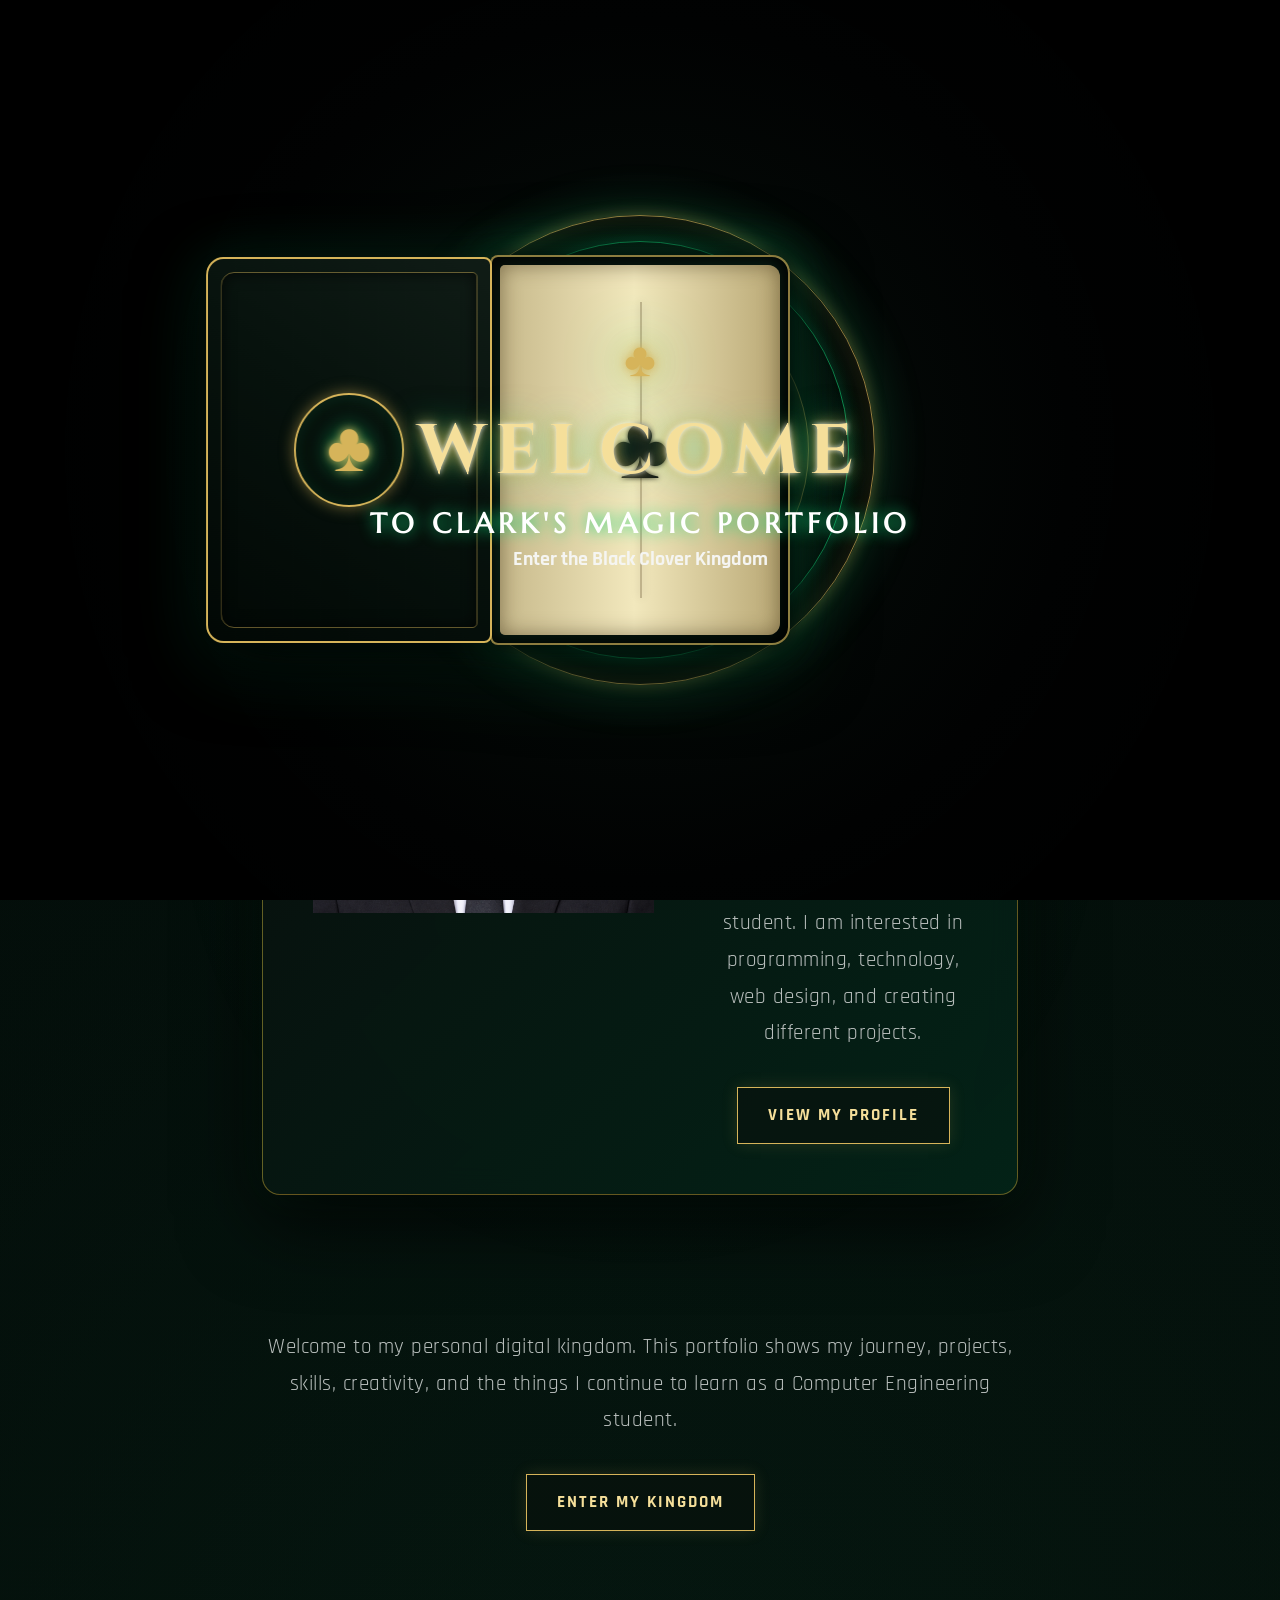
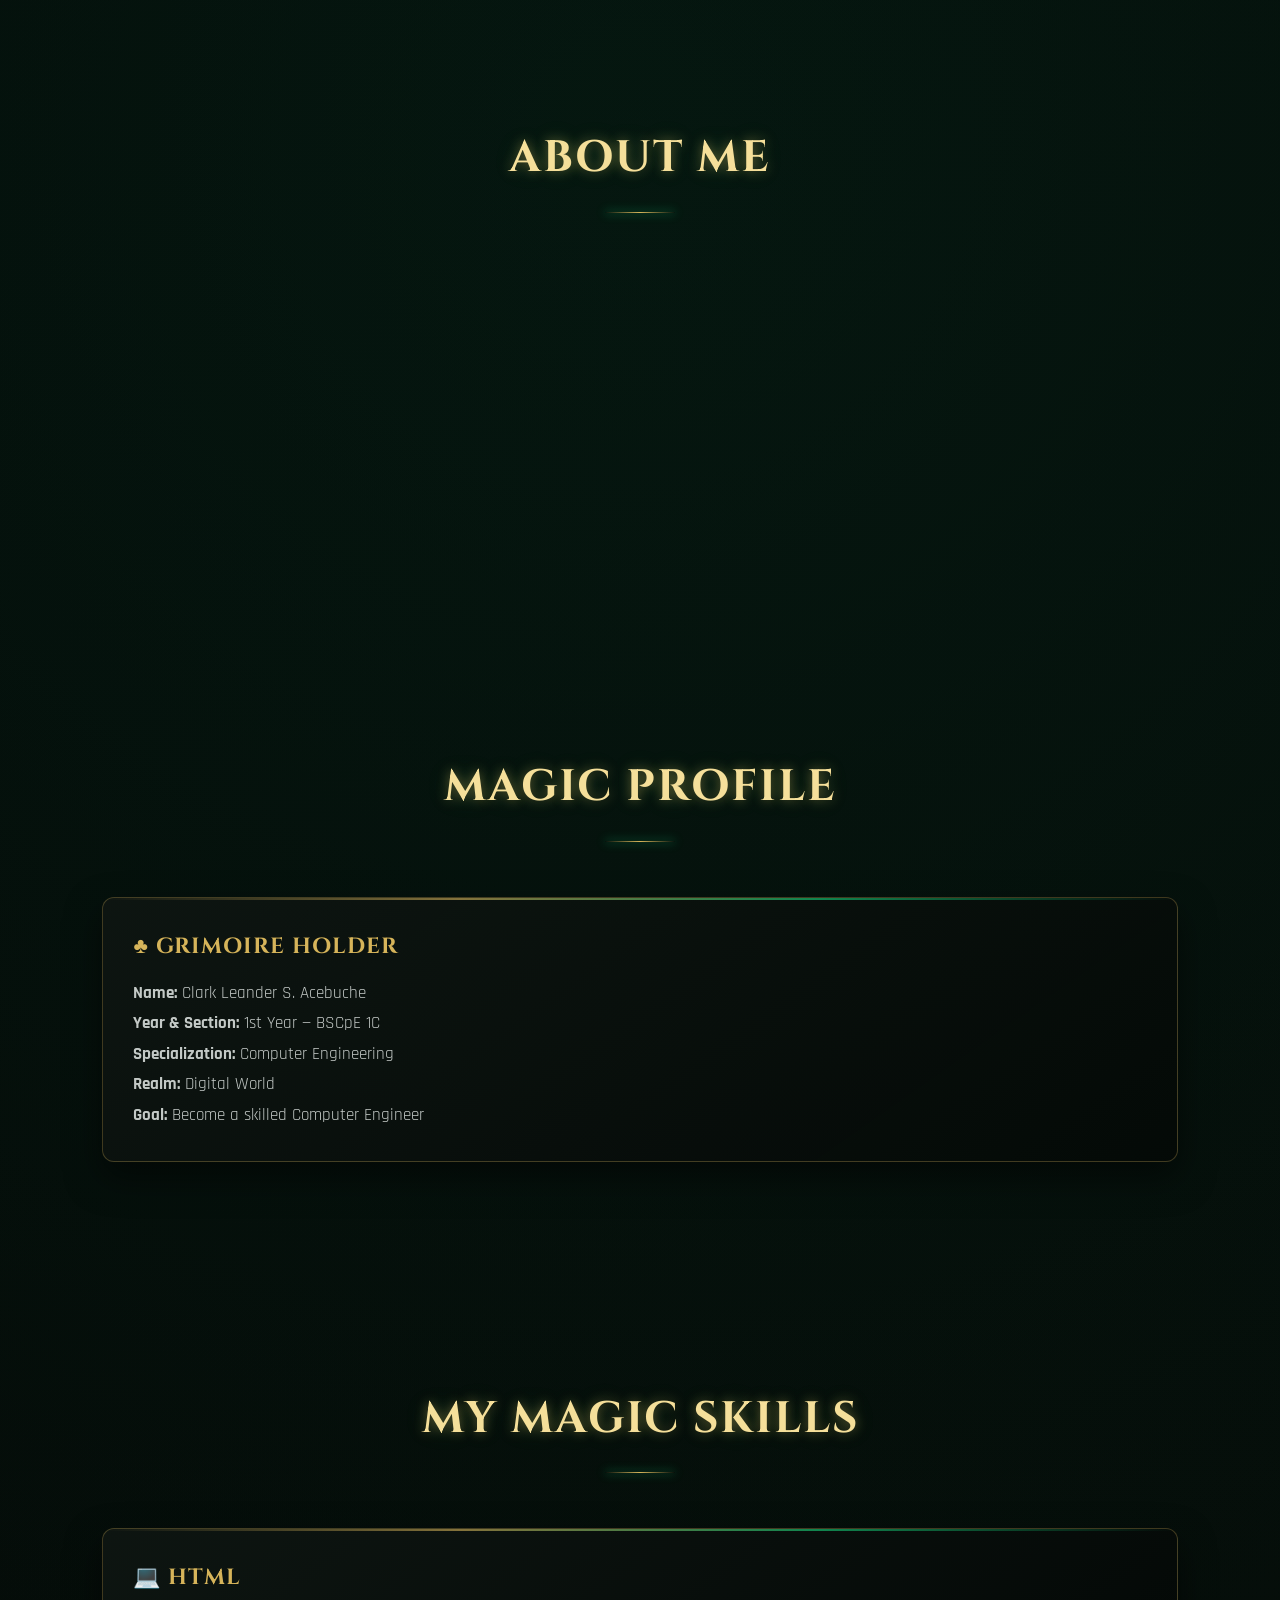
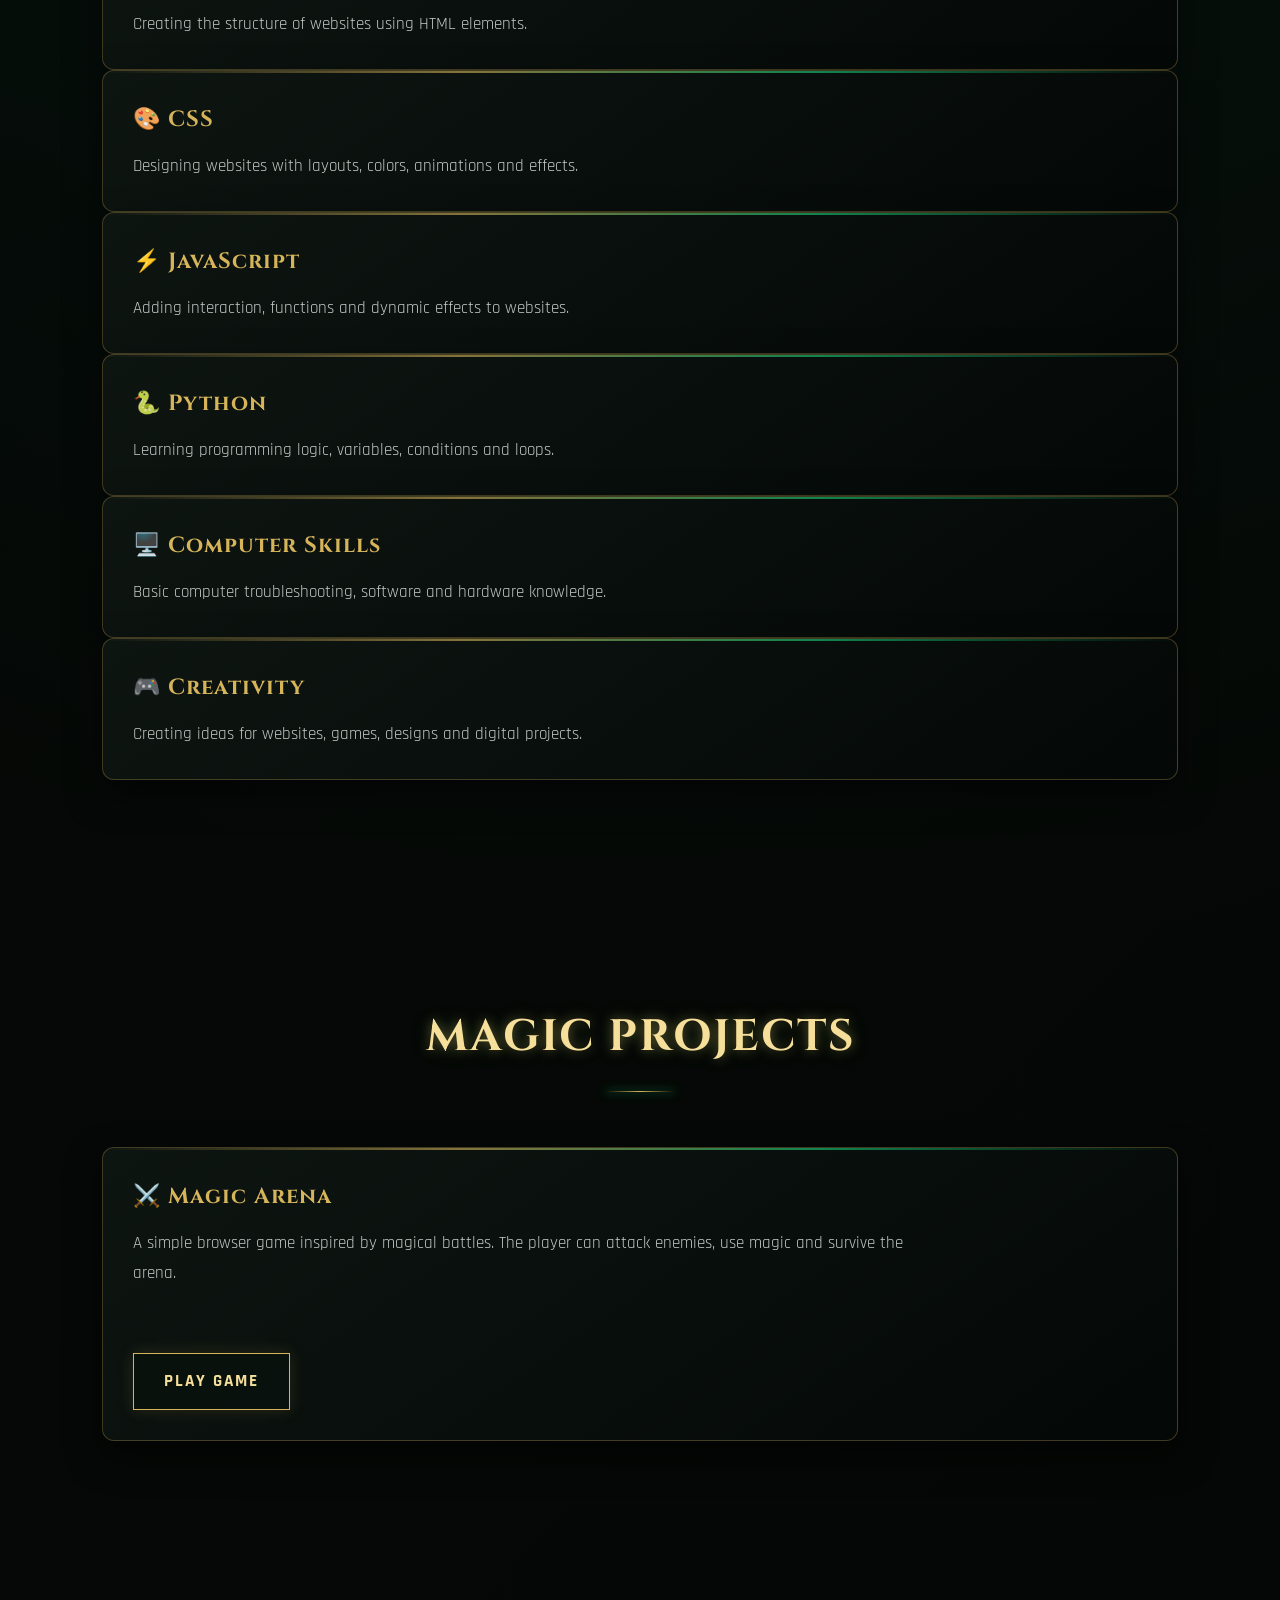
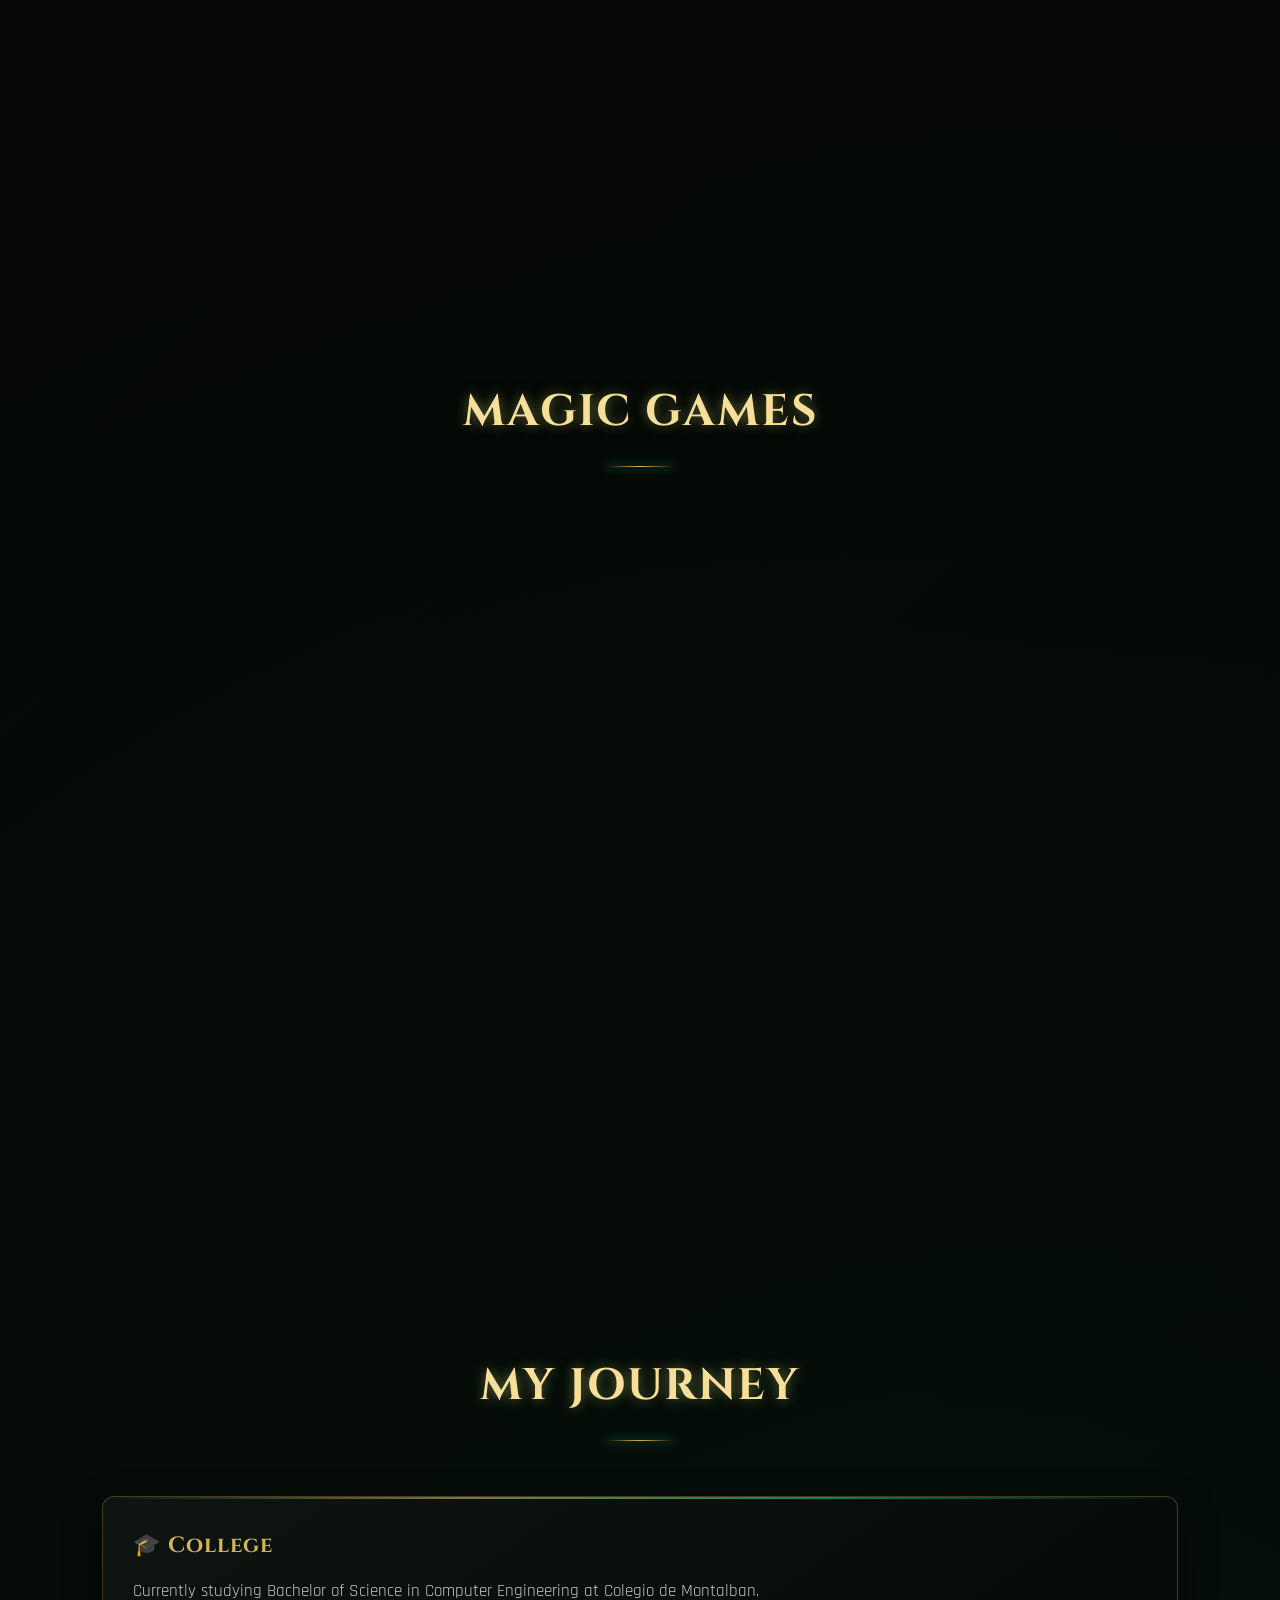
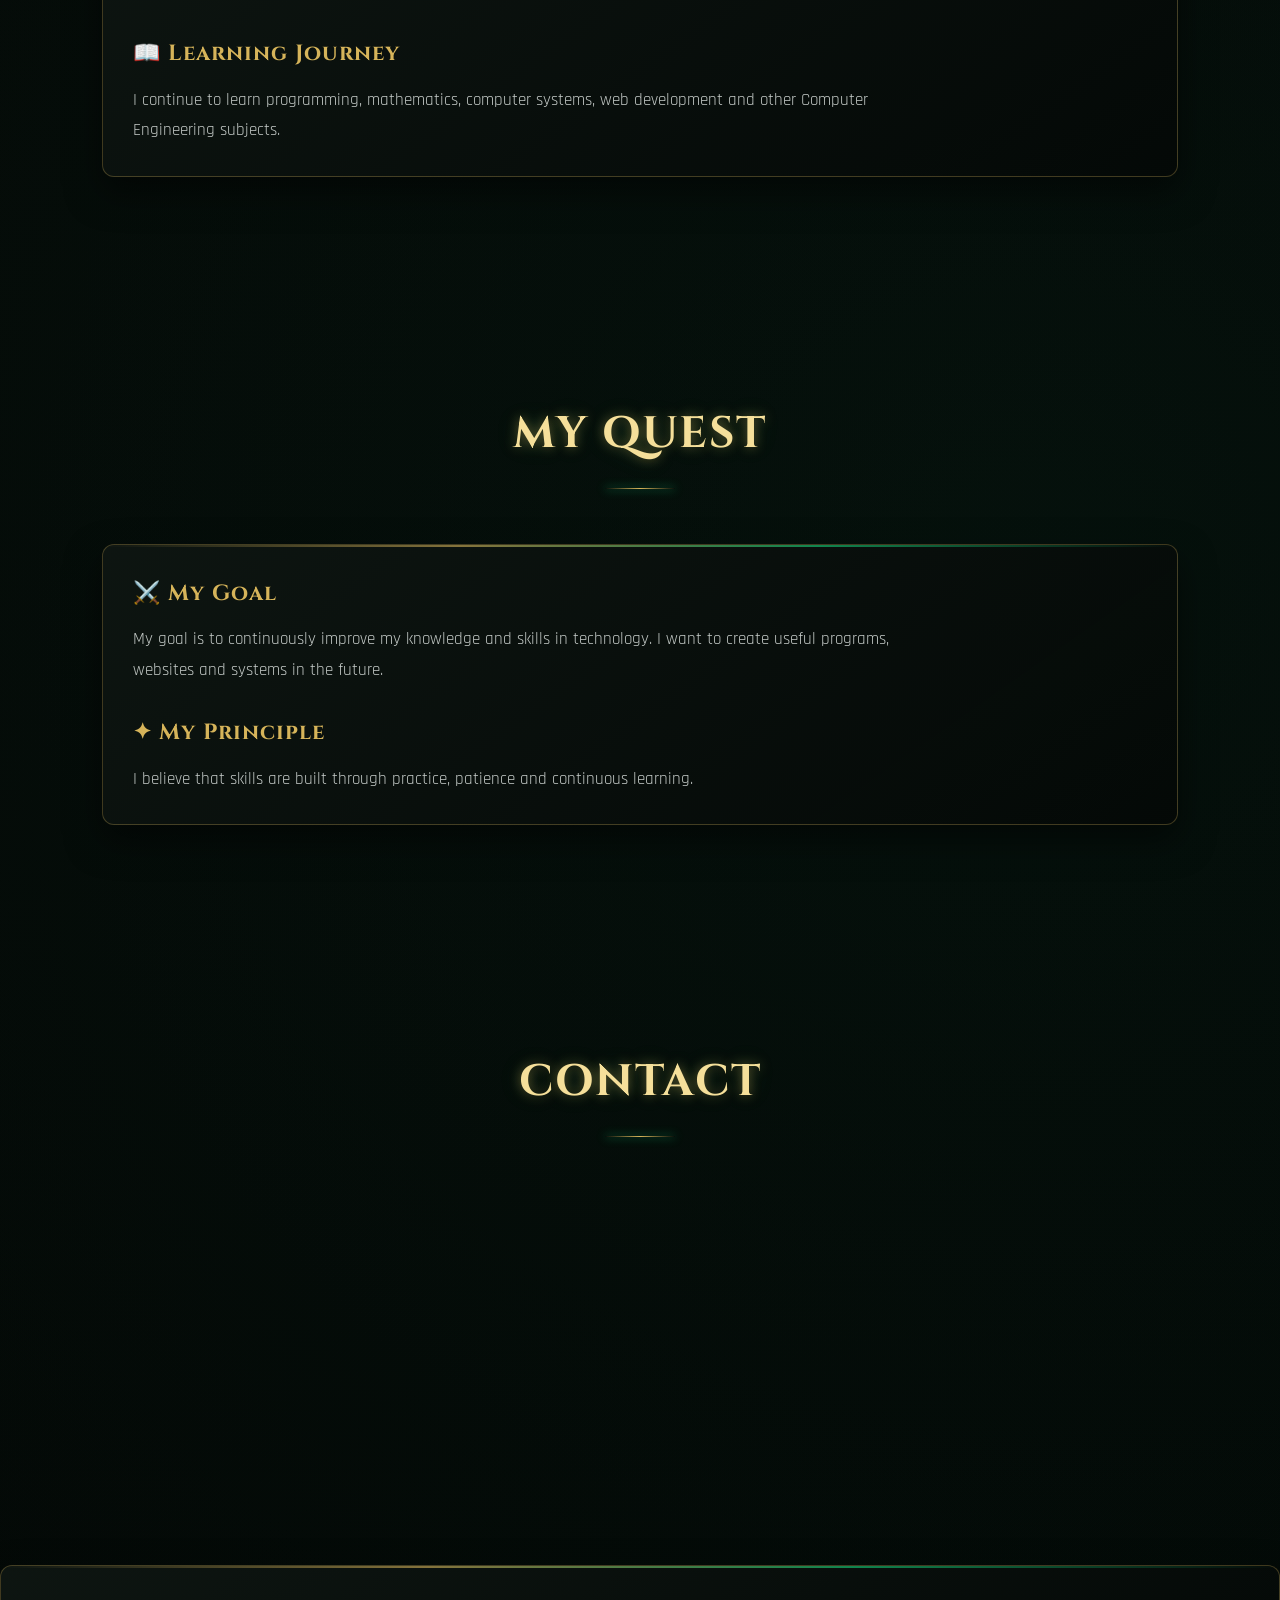
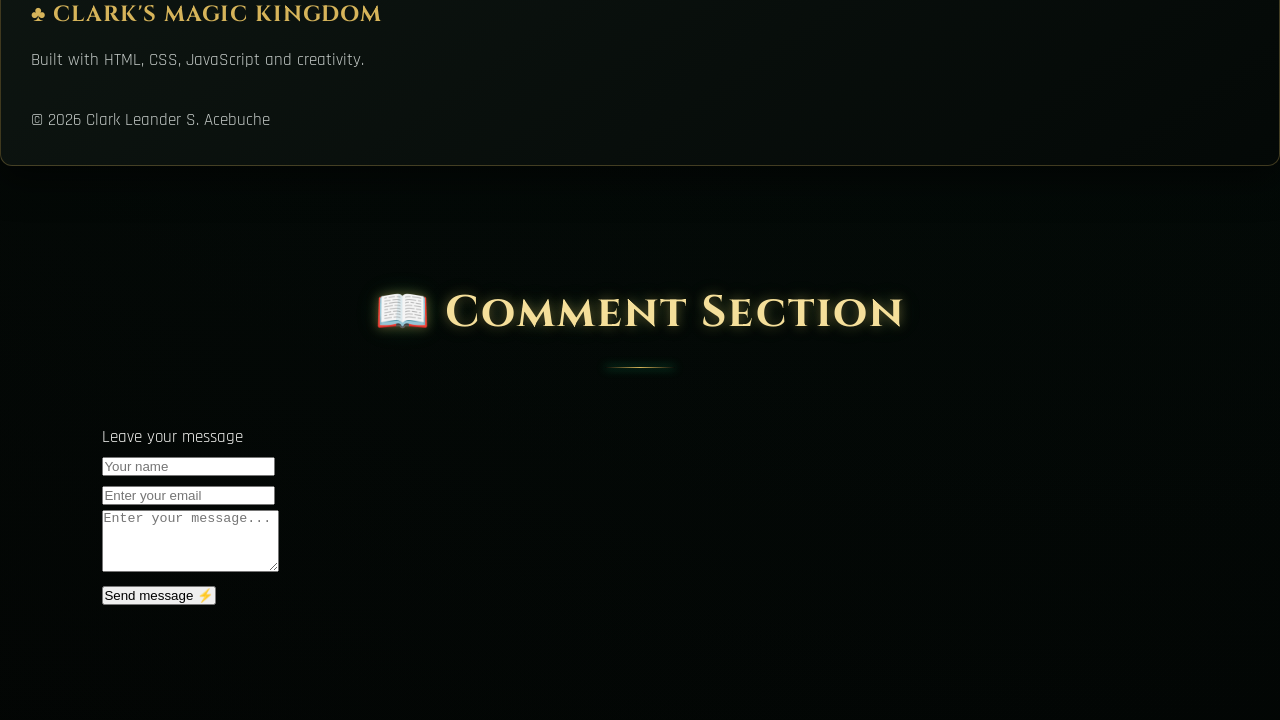
<file: index.html>
<!DOCTYPE html>
<html lang="en">

<head>

    <meta charset="UTF-8">

    <meta name="viewport"
          content="width=device-width, initial-scale=1.0">

    <meta name="description"
          content="Clark Leander S. Acebuche - BSCpE Student Portfolio">

    <title>Clark's Magic Portfolio</title>

    <link rel="stylesheet"
          href="style.css">


<body>
   

<!-- =====================================================
     INTRO / GRIMOIRE ENTRY
===================================================== -->

<div id="intro">

    <div class="intro-light"></div>

    <div class="magic-circle"></div>


    <div class="grimoire">

        <div class="grimoire-book">

            <div class="grimoire-pages">

                <div class="grimoire-symbol">
                    ♣
                </div>

            </div>

            <div class="grimoire-cover"></div>

        </div>

        <div class="grimoire-energy"></div>

    </div>


    <div class="welcome-logo">

        <div class="crown">
            ♣
        </div>

        <h1>
            WELCOME
        </h1>

        <h2>
            TO CLARK'S MAGIC PORTFOLIO
        </h2>

        <h3>
            Enter the Black Clover Kingdom
        </>

    </div>

</div>


<!-- =====================================================
     NAVIGATION
===================================================== -->

<nav>

    <div class="logo">
        ♣ CLARK
    </div>


    <div class="nav-links">

        <a href="#home"
           class="active">
            Home
        </a>

        <a href="#about">
            About
        </a>

        <a href="#skills">
            Skills
        </a>

        <a href="#projects">
            Projects
        </a>

        <a href="#games">
            Games
        </a>

        <a href="#contact">
            Contact
        </a>

    </div>

</nav>



<!-- =====================================================
     HOME / HERO
===================================================== -->

<header class="hero"
        id="home">


    <div class="hero-content">


        <p class="typing-text">
            ✦ BSCpE STUDENT • FUTURE COMPUTER ENGINEER ✦
        </p>


         <section class="profile">
    <div class="profile-card">

        <div class="profile-image">
            <img src="/Images/profile.jpg" alt="Clark Leander S. Acebuche">
        </div>

        <div class="profile-info">
            <p class="profile-label">MAGIC KNIGHT PROFILE</p>

            <h2>Clark Leander S. Acebuche</h2>

            <h3>1st Year — BSCpE 1C</h3>

            <p>
                Hello! I'm Clark, a first-year Computer Engineering student.
                I am interested in programming, technology, web design,
                and creating different projects.
            </p>

            <a href="#about" class="magic-button">VIEW MY PROFILE</a>
        </div>

    </div>
</section>


        <p>

            Welcome to my personal digital kingdom.

            This portfolio shows my journey,

            projects, skills, creativity,

            and the things I continue to learn

            as a Computer Engineering student.

        </p>


        <a href="#about"
           class="magic-button">

            ENTER MY KINGDOM

        </a>


    </div>

</header>


<!-- =====================================================
     ABOUT
===================================================== -->

<section id="about">


    <h2>
        ABOUT ME
    </h2>


    <div class="card reveal">


        <h3>
            ✦ The Mage Behind The Portfolio
        </h3>


        <p>

            Hello! I am

            <strong>
                Clark Leander S. Acebuche
            </strong>,

            a first-year

            <strong>
                BSCpE 1C
            </strong>

            student.

            I am interested in technology,

            programming, computers,

            web development, and

            learning new things.

        </p>


        <br>


        <p>

            This website represents my

            progress as a student.

            Every project is part of my

            journey to improve my skills

            and become a better future

            Computer Engineer.

        </p>


    </div>

</section>



<!-- =====================================================
     CHARACTER / PROFILE
===================================================== -->

<section id="profile">


    <h2>
        MAGIC PROFILE
    </h2>


    <div class="card reveal">


        <h3>
            ♣ GRIMOIRE HOLDER
        </h3>


        <p>

            <strong>Name:</strong>
            Clark Leander S. Acebuche

        </p>


        <p>

            <strong>Year & Section:</strong>
            1st Year — BSCpE 1C

        </p>


        <p>

            <strong>Specialization:</strong>
            Computer Engineering

        </p>


        <p>

            <strong>Realm:</strong>
            Digital World

        </p>


        <p>

            <strong>Goal:</strong>
            Become a skilled Computer Engineer

        </p>


    </div>

</section>



<!-- =====================================================
     SKILLS
===================================================== -->

<section id="skills">


    <h2>
        MY MAGIC SKILLS
    </h2>


    <div class="skills-grid">


        <div class="card reveal">

            <h3>
                💻 HTML
            </h3>

            <p>

                Creating the structure

                of websites using

                HTML elements.

            </p>

        </div>



        <div class="card reveal">

            <h3>
                🎨 CSS
            </h3>

            <p>

                Designing websites

                with layouts, colors,

                animations and effects.

            </p>

        </div>



        <div class="card reveal">

            <h3>
                ⚡ JavaScript
            </h3>

            <p>

                Adding interaction,

                functions and dynamic

                effects to websites.

            </p>

        </div>



        <div class="card reveal">

            <h3>
                🐍 Python
            </h3>

            <p>

                Learning programming

                logic, variables,

                conditions and loops.

            </p>

        </div>



        <div class="card reveal">

            <h3>
                🖥️ Computer Skills
            </h3>

            <p>

                Basic computer

                troubleshooting,

                software and hardware

                knowledge.

            </p>

        </div>



        <div class="card reveal">

            <h3>
                🎮 Creativity
            </h3>

            <p>

                Creating ideas for

                websites, games,

                designs and digital

                projects.

            </p>

        </div>


    </div>

</section>



<!-- =====================================================
     PROJECTS
===================================================== -->

<section id="projects">


    <h2>
        MAGIC PROJECTS
    </h2>


    <div class="projects-grid">


        <div class="card project-card reveal">


            <h3>
                ⚔️ Magic Arena
            </h3>


            <p>

                A simple browser game

                inspired by magical battles.

                The player can attack enemies,

                use magic and survive the arena.

            </p>


            <br>


            <a href="game.html"
               class="magic-button">

                PLAY GAME

            </a>


        </div>



        <div class="card project-card reveal">


            <h3>
                🌐 Personal Portfolio
            </h3>


            <p>

                A personal website created

                using HTML, CSS and JavaScript.

                It contains my information,

                skills, projects and games.

            </p>


        </div>



        <div class="card project-card reveal">


            <h3>
                📚 Programming Practice
            </h3>


            <p>

                Different programming activities

                created while learning

                programming concepts

                and object-oriented programming.

            </p>


        </div>


    </div>

</section>



<!-- =====================================================
     GAMES
===================================================== -->

<section id="games">


    <h2>
        MAGIC GAMES
    </h2>


    <div class="games-grid">


        <div class="card project-card reveal">


            <h3>
                ⚔️ Magic Arena
            </h3>


            <p>

                Enter the arena and

                fight against magical enemies.

            </p>


            <a href="game.html"
               class="magic-button">

                START GAME

            </a>

        </div>



        <div class="card project-card reveal">


            <h3>
                🔮 Magic Challenge
            </h3>


            <p>

                Test your reaction,

                timing and magical skills.

            </p>


            <button class="magic-button"
                    onclick="magicMessage()">

                CAST MAGIC

            </button>

        </div>



        <div class="card project-card reveal">


            <h3>
                ♣ Coming Soon
            </h3>


            <p>

                More magical games

                will be added to this

                kingdom soon.

            </p>

        </div>


    </div>

</section>



<!-- =====================================================
     EDUCATION
===================================================== -->

<section id="education">


    <h2>
        MY JOURNEY
    </h2>


    <div class="card reveal">


        <h3>
            🎓 College
        </h3>


        <p>

            Currently studying

            Bachelor of Science in

            Computer Engineering

            at Colegio de Montalban.

        </p>


        <br>


        <h3>
            📖 Learning Journey
        </h3>


        <p>

            I continue to learn

            programming, mathematics,

            computer systems,

            web development and

            other Computer Engineering

            subjects.

        </p>


    </div>

</section>



<!-- =====================================================
     GOALS
===================================================== -->

<section id="goals">


    <h2>
        MY QUEST
    </h2>


    <div class="card reveal">


        <h3>
            ⚔️ My Goal
        </h3>


        <p>

            My goal is to continuously

            improve my knowledge and

            skills in technology.

            I want to create useful

            programs, websites and

            systems in the future.

        </p>


        <br>


        <h3>
            ✦ My Principle
        </h3>


        <p>

            I believe that skills are

            built through practice,

            patience and continuous

            learning.

        </p>


    </div>

</section>



<!-- =====================================================
     CONTACT
===================================================== -->

<section id="contact">


    <h2>
        CONTACT
    </h2>


    <div class="card reveal">


        <h3>
            ✦ Send a Message to the Kingdom
        </h3>


        <p>

            Want to know more about my

            projects or my journey?

            You can contact me through

            my social media or email.

        </p>


        <br>


        <p>

            📧 Email:
            <strong>
                clarkleanderacebuche@gmail.com
            </strong>

        </p>


        <p>

            📱 Facebook:
            <strong>
                Clark Leander Acebuche
            </strong>

        </p>


        <p>

            🎮 Gaming:
            <strong>
                ML ID: 376917316
            </strong>

        </p>


    </div>

</section>



<!-- =====================================================
     FOOTER
===================================================== -->

<footer>

    <div class="card">

        <h3>
            ♣ CLARK'S MAGIC KINGDOM
        </h3>


        <p>

            Built with HTML, CSS,

            JavaScript and creativity.

        </p>


        <br>


        <p>

            © 2026 Clark Leander S. Acebuche

        </p>

    </div>

</footer>



<!-- =====================================================
     JAVASCRIPT
===================================================== -->

<script>


/* =====================================================
   INTRO
===================================================== */

window.addEventListener("load", () => {

    setTimeout(() => {

        const intro =
            document.getElementById("intro");

        if (intro) {

            intro.classList.add(
                "hide-intro"
            );

        }

    }, 7000);

});



/* =====================================================
   MAGIC PARTICLES
===================================================== */

function createMagicParticle(x, y) {

    const particle =
        document.createElement("div");

    particle.className =
        "magic-particle";


    particle.style.left =
        x + "px";

    particle.style.top =
        y + "px";


    particle.style.setProperty(
        "--x",
        (Math.random() * 160 - 80) + "px"
    );


    particle.style.setProperty(
        "--y",
        (Math.random() * 160 - 80) + "px"
    );


    document.body.appendChild(
        particle
    );


    setTimeout(() => {

        particle.remove();

    }, 1000);

}



/* =====================================================
   MOUSE MAGIC
===================================================== */

document.addEventListener(
    "mousemove",
    (event) => {

        if (Math.random() > .82) {

            createMagicParticle(
                event.clientX,
                event.clientY
            );

        }

    }
);



/* =====================================================
   CLICK MAGIC
===================================================== */

document.addEventListener(
    "click",
    (event) => {


        const circle =
            document.createElement("div");


        circle.className =
            "click-magic-circle";


        circle.style.left =
            event.clientX + "px";


        circle.style.top =
            event.clientY + "px";


        document.body.appendChild(
            circle
        );


        for (
            let i = 0;
            i < 8;
            i++
        ) {

            createMagicParticle(
                event.clientX,
                event.clientY
            );

        }


        setTimeout(() => {

            circle.remove();

        }, 1000);

    }
);



/* =====================================================
   SCROLL REVEAL
===================================================== */

const revealElements =
    document.querySelectorAll(
        ".reveal"
    );


const revealObserver =
    new IntersectionObserver(

        (entries) => {

            entries.forEach(
                (entry) => {

                    if (
                        entry.isIntersecting
                    ) {

                        entry.target.classList.add(
                            "active"
                        );

                    }

                }
            );

        },

        {
            threshold: .12
        }

    );


revealElements.forEach(
    (element) => {

        revealObserver.observe(
            element
        );

    }
);



/* =====================================================
   PROJECT MAGIC EFFECT
===================================================== */

const projectCards =
    document.querySelectorAll(
        ".project-card"
    );


projectCards.forEach(
    (card) => {

        card.addEventListener(
            "click",
            () => {

                card.classList.add(
                    "magic-active"
                );


                setTimeout(() => {

                    card.classList.remove(
                        "magic-active"
                    );

                }, 700);

            }
        );

    }
);



/* =====================================================
   ACTIVE NAVIGATION
===================================================== */

const sections =
    document.querySelectorAll(
        "section, .hero"
    );


const navLinks =
    document.querySelectorAll(
        "nav a"
    );


window.addEventListener(
    "scroll",
    () => {

        let current = "";


        sections.forEach(
            (section) => {

                const sectionTop =
                    section.offsetTop - 150;


                if (
                    window.scrollY >=
                    sectionTop
                ) {

                    current =
                        section.getAttribute(
                            "id"
                        );

                }

            }
        );


        navLinks.forEach(
            (link) => {

                link.classList.remove(
                    "active"
                );


                if (
                    link.getAttribute("href")
                    ===
                    "#" + current
                ) {

                    link.classList.add(
                        "active"
                    );

                }

            }
        );

    }
);



/* =====================================================
   MAGIC BUTTON
===================================================== */

function magicMessage() {

    alert(
        "✦ MAGIC ACTIVATED ✦\n\n" +
        "Your magical power is growing..."
    );

}


</script>


</body>

</html>


</div><section id="contact" class="magic-contact-section">
    <h2><span class="grimoire-icon">📖</span> Comment Section</h2>
    <p>Leave your message</p>
    
    <form id="contactForm">
        <div class="input-group">
            <input type="text" id="visitorName" placeholder="Your name" required>
        </div>
        <div class="input-group">
            <input type="email" id="visitorEmail" placeholder="Enter your email" required>
        </div>
        <div class="input-group">
            <textarea id="visitorMessage" placeholder="Enter your message..." rows="4" required></textarea>
        </div>
        <button type="submit" class="magic-submit-btn">Send message ⚡</button>
    </form>
    
    <p id="formStatus" class="status-msg"></p>
</section>
</file>
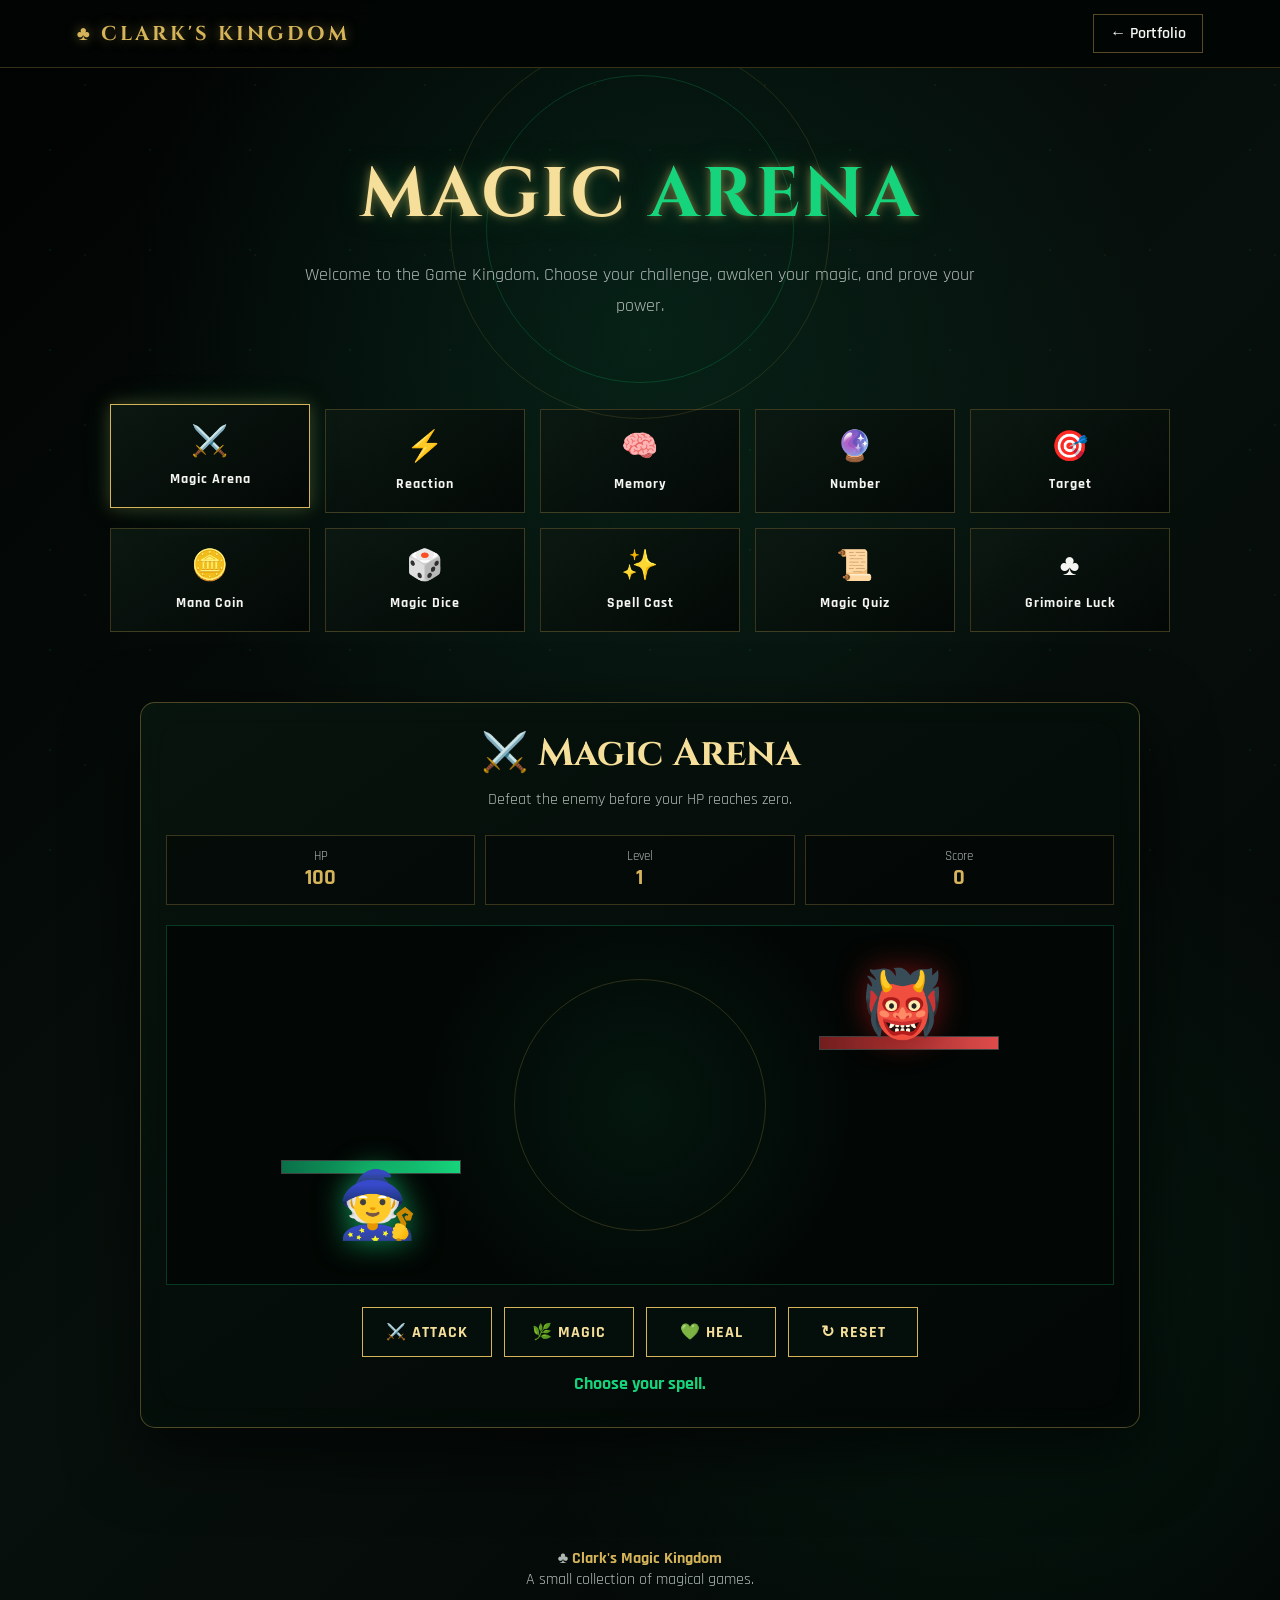
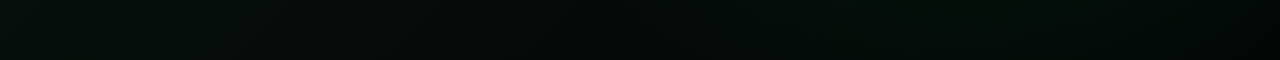
<file: game.html>
<!DOCTYPE html>
<html lang="en">

<head>

<meta charset="UTF-8">

<meta name="viewport"
      content="width=device-width, initial-scale=1.0">

<title>Clark's Magic Game Kingdom</title>

<style>

/* =====================================================
   MAGIC GAME KINGDOM
===================================================== */

@import url(
'https://fonts.googleapis.com/css2?family=Cinzel:wght@500;600;700;800&family=Marcellus&family=Rajdhani:wght@400;500;600;700&display=swap'
);


:root {

    --black: #020303;
    --dark: #07100c;
    --green: #16d47b;
    --green2: #0a7048;
    --gold: #d6b45a;
    --gold2: #f5df9a;
    --white: #f5f5f2;
    --gray: #aeb8b3;

}


* {

    margin: 0;
    padding: 0;

    box-sizing: border-box;

}


html {

    scroll-behavior: smooth;

}


body {

    min-height: 100vh;

    font-family:
        'Rajdhani',
        sans-serif;

    color: var(--white);

    background:

        radial-gradient(
            circle at 50% 20%,
            rgba(11,100,65,.25),
            transparent 35%
        ),

        radial-gradient(
            circle at 80% 80%,
            rgba(22,212,123,.08),
            transparent 30%
        ),

        linear-gradient(
            135deg,
            #010202,
            #07100c,
            #020403
        );

    overflow-x: hidden;

}


/* =====================================================
   BACKGROUND MAGIC
===================================================== */

body::before {

    content: "";

    position: fixed;

    inset: 0;

    pointer-events: none;

    background-image:

        radial-gradient(
            circle,
            rgba(22,212,123,.35) 1px,
            transparent 1px
        ),

        radial-gradient(
            circle,
            rgba(214,180,90,.25) 1px,
            transparent 1px
        );

    background-size:
        100px 100px,
        170px 170px;

    animation:
        starsMove 25s linear infinite;

    opacity: .25;

    z-index: -2;

}


@keyframes starsMove {

    from {

        background-position:
            0 0,
            50px 70px;

    }

    to {

        background-position:
            150px 300px,
            -100px 200px;

    }

}


/* =====================================================
   NAVIGATION
===================================================== */

nav {

    position: sticky;

    top: 0;

    z-index: 1000;

    display: flex;

    justify-content: space-between;

    align-items: center;

    padding:
        14px 6%;

    background:
        rgba(2,5,4,.9);

    backdrop-filter:
        blur(15px);

    border-bottom:
        1px solid
        rgba(214,180,90,.25);

}


.logo {

    font-family:
        'Cinzel',
        serif;

    font-size: 20px;

    font-weight: 700;

    letter-spacing: 3px;

    color: var(--gold);

    text-shadow:
        0 0 12px
        rgba(214,180,90,.5);

}


.back {

    color: var(--white);

    text-decoration: none;

    font-size: 16px;

    font-weight: 600;

    padding:
        8px 16px;

    border:
        1px solid
        rgba(214,180,90,.4);

    transition: .3s;

}


.back:hover {

    color: #000;

    background:
        var(--gold);

    box-shadow:
        0 0 20px
        rgba(22,212,123,.4);

}


/* =====================================================
   HERO
===================================================== */

.hero {

    text-align: center;

    padding:
        80px 20px 50px;

    position: relative;

}


.magic-ring {

    position: absolute;

    width: 380px;
    height: 380px;

    border-radius: 50%;

    border:
        1px solid
        rgba(214,180,90,.15);

    left: 50%;
    top: 50%;

    transform:
        translate(-50%,-50%);

    animation:
        rotateRing 20s linear infinite;

    pointer-events: none;

}


.magic-ring::before {

    content: "";

    position: absolute;

    inset: 35px;

    border:
        1px solid
        rgba(22,212,123,.2);

    border-radius: 50%;

}


@keyframes rotateRing {

    from {
        transform:
            translate(-50%,-50%)
            rotate(0);
    }

    to {
        transform:
            translate(-50%,-50%)
            rotate(360deg);
    }

}


.hero-content {

    position: relative;

    z-index: 2;

}


.hero h1 {

    font-family:
        'Cinzel',
        serif;

    font-size:
        clamp(36px,8vw,70px);

    color:
        var(--gold2);

    letter-spacing:
        3px;

    text-shadow:

        0 0 10px
        rgba(214,180,90,.6),

        0 0 30px
        rgba(22,212,123,.25);

}


.hero h1 span {

    color:
        var(--green);

}


.hero p {

    max-width: 700px;

    margin:
        18px auto;

    color:
        var(--gray);

    font-size:
        18px;

    line-height:
        1.7;

}


/* =====================================================
   GAME SELECTOR
===================================================== */

.game-menu {

    max-width: 1100px;

    margin:
        20px auto 70px;

    padding:
        0 20px;

    display: grid;

    grid-template-columns:
        repeat(5,1fr);

    gap: 15px;

}


.game-select {

    cursor: pointer;

    padding:
        18px 10px;

    text-align: center;

    background:
        linear-gradient(
            145deg,
            rgba(12,25,18,.95),
            rgba(3,8,6,.95)
        );

    border:
        1px solid
        rgba(214,180,90,.25);

    transition:
        .3s ease;

}


.game-select:hover,
.game-select.active {

    transform:
        translateY(-5px);

    border-color:
        var(--gold);

    box-shadow:

        0 0 15px
        rgba(214,180,90,.25),

        0 0 30px
        rgba(22,212,123,.12);

}


.game-select .icon {

    display: block;

    font-size: 30px;

    margin-bottom: 7px;

}


.game-select span {

    font-size: 14px;

    font-weight: 700;

    letter-spacing: 1px;

}


/* =====================================================
   GAME AREA
===================================================== */

.game-wrapper {

    width: min(
        100% - 30px,
        1000px
    );

    margin:
        auto auto 80px;

}


.game {

    display: none;

    background:
        linear-gradient(
            145deg,
            rgba(8,20,14,.97),
            rgba(2,7,5,.98)
        );

    border:
        1px solid
        rgba(214,180,90,.35);

    border-radius:
        15px;

    padding:
        25px;

    box-shadow:

        0 25px 70px
        rgba(0,0,0,.65),

        inset 0 0 40px
        rgba(22,212,123,.025);

}


.game.active {

    display: block;

    animation:
        gameAppear .5s ease;

}


@keyframes gameAppear {

    from {

        opacity: 0;

        transform:
            translateY(20px)
            scale(.98);

    }

    to {

        opacity: 1;

        transform:
            translateY(0)
            scale(1);

    }

}


.game-title {

    text-align: center;

    font-family:
        'Cinzel',
        serif;

    color:
        var(--gold2);

    font-size:
        clamp(25px,5vw,38px);

    margin-bottom:
        10px;

}


.game-description {

    text-align: center;

    color:
        var(--gray);

    margin-bottom:
        25px;

}


/* =====================================================
   GAME HUD
===================================================== */

.hud {

    display: flex;

    justify-content:
        space-between;

    gap: 10px;

    margin-bottom:
        20px;

}


.stat {

    flex: 1;

    padding:
        12px;

    text-align: center;

    border:
        1px solid
        rgba(214,180,90,.25);

    background:
        rgba(0,0,0,.35);

}


.stat small {

    display: block;

    color:
        var(--gray);

    font-size:
        13px;

}


.stat strong {

    display: block;

    color:
        var(--gold);

    font-size:
        22px;

}


/* =====================================================
   ARENA
===================================================== */

.arena {

    position: relative;

    min-height: 360px;

    border:
        1px solid
        rgba(22,212,123,.25);

    background:

        radial-gradient(
            circle at center,
            rgba(11,100,65,.18),
            transparent 45%
        ),

        #020604;

    overflow: hidden;

    display: flex;

    justify-content:
        center;

    align-items:
        center;

}


.arena::before {

    content: "";

    position: absolute;

    width: 250px;
    height: 250px;

    border-radius: 50%;

    border:
        1px solid
        rgba(214,180,90,.2);

    animation:
        arenaSpin 15s linear infinite;

}


@keyframes arenaSpin {

    to {

        transform:
            rotate(360deg);

    }

}


/* =====================================================
   PLAYER
===================================================== */

.player {

    position: absolute;

    bottom: 35px;

    left: 18%;

    font-size: 65px;

    filter:
        drop-shadow(
            0 0 15px
            rgba(22,212,123,.7)
        );

    animation:
        playerFloat 2s ease-in-out infinite;

}


@keyframes playerFloat {

    0%,100% {

        transform:
            translateY(0);

    }

    50% {

        transform:
            translateY(-8px);

    }

}


/* =====================================================
   ENEMY
===================================================== */

.enemy {

    position: absolute;

    top: 40px;

    right: 18%;

    font-size: 65px;

    filter:
        drop-shadow(
            0 0 15px
            rgba(150,20,20,.7)
        );

    animation:
        enemyFloat 2.5s ease-in-out infinite;

}


@keyframes enemyFloat {

    0%,100% {

        transform:
            translateY(0);

    }

    50% {

        transform:
            translateY(8px);

    }

}


/* =====================================================
   HP BARS
===================================================== */

.health {

    position: absolute;

    width: 180px;

    height: 14px;

    background:
        #111;

    border:
        1px solid
        rgba(255,255,255,.2);

}


.player-health {

    left: 12%;

    bottom: 110px;

}


.enemy-health {

    right: 12%;

    top: 110px;

}


.health-fill {

    height: 100%;

    width: 100%;

    background:
        linear-gradient(
            90deg,
            #0a7048,
            #16d47b
        );

    transition:
        .3s ease;

}


.enemy-health
.health-fill {

    background:
        linear-gradient(
            90deg,
            #721d1d,
            #e04b4b
        );

}


/* =====================================================
   CONTROLS
===================================================== */

.controls {

    display: flex;

    justify-content:
        center;

    flex-wrap: wrap;

    gap: 12px;

    margin-top:
        22px;

}


.magic-btn {

    min-width: 130px;

    min-height: 50px;

    padding:
        12px 18px;

    border:
        1px solid
        var(--gold);

    background:
        rgba(5,15,10,.9);

    color:
        var(--gold2);

    font-family:
        'Rajdhani',
        sans-serif;

    font-size:
        16px;

    font-weight:
        700;

    letter-spacing:
        1px;

    cursor:
        pointer;

    transition:
        .25s ease;

}


.magic-btn:hover {

    color:
        #000;

    background:
        var(--gold);

    transform:
        translateY(-3px);

    box-shadow:

        0 0 15px
        var(--gold),

        0 0 30px
        rgba(22,212,123,.3);

}


.magic-btn:active {

    transform:
        scale(.94);

}


/* =====================================================
   RESULT
===================================================== */

.result {

    text-align:
        center;

    min-height:
        30px;

    margin-top:
        15px;

    color:
        var(--green);

    font-size:
        18px;

    font-weight:
        700;

}


/* =====================================================
   GENERIC MINI GAME
===================================================== */

.challenge {

    min-height:
        300px;

    display:
        flex;

    flex-direction:
        column;

    justify-content:
        center;

    align-items:
        center;

    text-align:
        center;

}


.big-symbol {

    font-size:
        85px;

    margin:
        20px;

    filter:
        drop-shadow(
            0 0 20px
            rgba(22,212,123,.7)
        );

    animation:
        symbolPulse 1.5s infinite;

}


@keyframes symbolPulse {

    50% {

        transform:
            scale(1.12);

    }

}


/* =====================================================
   MEMORY GAME
===================================================== */

.memory-grid {

    display:
        grid;

    grid-template-columns:
        repeat(4,1fr);

    gap:
        10px;

    max-width:
        500px;

    margin:
        25px auto;

}


.memory-card {

    aspect-ratio:
        1;

    cursor:
        pointer;

    display:
        flex;

    justify-content:
        center;

    align-items:
        center;

    font-size:
        28px;

    background:
        #07130d;

    border:
        1px solid
        rgba(214,180,90,.35);

    transition:
        .3s;

}


.memory-card:hover {

    border-color:
        var(--gold);

}


.memory-card.revealed {

    background:
        rgba(22,212,123,.12);

}


/* =====================================================
   REACTION GAME
===================================================== */

.reaction-box {

    width:
        min(100%,500px);

    height:
        230px;

    margin:
        20px auto;

    display:
        flex;

    justify-content:
        center;

    align-items:
        center;

    border:
        1px solid
        rgba(214,180,90,.3);

    background:
        #030805;

    cursor:
        pointer;

    font-size:
        24px;

    font-weight:
        700;

}


/* =====================================================
   NUMBER GAME
===================================================== */

.number-display {

    font-family:
        'Cinzel',
        serif;

    font-size:
        65px;

    text-align:
        center;

    color:
        var(--gold2);

    margin:
        25px;

    text-shadow:
        0 0 20px
        var(--gold);

}


/* =====================================================
   FOOTER
===================================================== */

footer {

    text-align:
        center;

    padding:
        40px 20px 70px;

    color:
        var(--gray);

}


footer strong {

    color:
        var(--gold);

}


/* =====================================================
   MOBILE
===================================================== */

@media(max-width:800px) {

    .game-menu {

        grid-template-columns:
            repeat(2,1fr);

    }

}


@media(max-width:600px) {

    nav {

        padding:
            12px 5%;

    }


    .logo {

        font-size:
            16px;

    }


    .back {

        font-size:
            14px;

        padding:
            7px 11px;

    }


    .hero {

        padding:
            65px 18px 35px;

    }


    .hero h1 {

        font-size:
            38px;

    }


    .hero p {

        font-size:
            16px;

    }


    .game-wrapper {

        width:
            calc(100% - 20px);

    }


    .game {

        padding:
            18px 14px;

    }


    .hud {

        flex-wrap:
            wrap;

    }


    .stat {

        min-width:
            30%;

    }


    .arena {

        min-height:
            330px;

    }


    .player {

        left:
            8%;

        font-size:
            52px;

    }


    .enemy {

        right:
            8%;

        font-size:
            52px;

    }


    .health {

        width:
            130px;

    }


    .player-health {

        left:
            5%;

        bottom:
            95px;

    }


    .enemy-health {

        right:
            5%;

        top:
            90px;

    }


    .magic-btn {

        width:
            100%;

        min-height:
            52px;

    }


    .memory-grid {

        grid-template-columns:
            repeat(4,1fr);

    }


    .game-select {

        padding:
            14px 7px;

    }


    .game-select .icon {

        font-size:
            25px;

    }

}


</style>

</head>


<body>


<!-- =====================================================
     NAVIGATION
===================================================== -->

<nav>

    <div class="logo">
        ♣ CLARK'S KINGDOM
    </div>

    <a href="index.html"
       class="back">
        ← Portfolio
    </a>

</nav>



<!-- =====================================================
     HERO
===================================================== -->

<header class="hero">

    <div class="magic-ring"></div>

    <div class="hero-content">

        <h1>

            MAGIC
            <span>
                ARENA
            </span>

        </h1>

        <p>

            Welcome to the Game Kingdom.

            Choose your challenge,

            awaken your magic,

            and prove your power.

        </p>

    </div>

</header>



<!-- =====================================================
     GAME MENU
===================================================== -->

<div class="game-menu">


    <div class="game-select active"
         data-game="arena">

        <span class="icon">
            ⚔️
        </span>

        <span>
            Magic Arena
        </span>

    </div>


    <div class="game-select"
         data-game="reaction">

        <span class="icon">
            ⚡
        </span>

        <span>
            Reaction
        </span>

    </div>


    <div class="game-select"
         data-game="memory">

        <span class="icon">
            🧠
        </span>

        <span>
            Memory
        </span>

    </div>


    <div class="game-select"
         data-game="number">

        <span class="icon">
            🔮
        </span>

        <span>
            Number
        </span>

    </div>


    <div class="game-select"
         data-game="target">

        <span class="icon">
            🎯
        </span>

        <span>
            Target
        </span>

    </div>


    <div class="game-select"
         data-game="coin">

        <span class="icon">
            🪙
        </span>

        <span>
            Mana Coin
        </span>

    </div>


    <div class="game-select"
         data-game="dice">

        <span class="icon">
            🎲
        </span>

        <span>
            Magic Dice
        </span>

    </div>


    <div class="game-select"
         data-game="spell">

        <span class="icon">
            ✨
        </span>

        <span>
            Spell Cast
        </span>

    </div>


    <div class="game-select"
         data-game="quiz">

        <span class="icon">
            📜
        </span>

        <span>
            Magic Quiz
        </span>

    </div>


    <div class="game-select"
         data-game="luck">

        <span class="icon">
            ♣
        </span>

        <span>
            Grimoire Luck
        </span>

    </div>

</div>



<!-- =====================================================
     GAMES
===================================================== -->

<div class="game-wrapper">



<!-- =====================================================
     GAME 1
===================================================== -->

<div class="game active"
     id="arena">

    <h2 class="game-title">
        ⚔️ Magic Arena
    </h2>

    <p class="game-description">
        Defeat the enemy before your HP reaches zero.
    </p>


    <div class="hud">

        <div class="stat">

            <small>
                HP
            </small>

            <strong id="playerHP">
                100
            </strong>

        </div>


        <div class="stat">

            <small>
                Level
            </small>

            <strong id="level">
                1
            </strong>

        </div>


        <div class="stat">

            <small>
                Score
            </small>

            <strong id="score">
                0
            </strong>

        </div>

    </div>


    <div class="arena">

        <div class="health player-health">

            <div class="health-fill"
                 id="playerBar">
            </div>

        </div>


        <div class="health enemy-health">

            <div class="health-fill"
                 id="enemyBar">
            </div>

        </div>


        <div class="player">
            🧙
        </div>


        <div class="enemy">
            👹
        </div>

    </div>


    <div class="controls">

        <button class="magic-btn"
                onclick="attack(15)">

            ⚔️ ATTACK

        </button>


        <button class="magic-btn"
                onclick="attack(25)">

            🌿 MAGIC

        </button>


        <button class="magic-btn"
                onclick="healPlayer()">

            💚 HEAL

        </button>


        <button class="magic-btn"
                onclick="resetArena()">

            ↻ RESET

        </button>

    </div>


    <div class="result"
         id="arenaResult">

        Choose your spell.

    </div>

</div>


<!-- =====================================================
     GAME 2 REACTION
===================================================== -->

<div class="game"
     id="reaction">

    <h2 class="game-title">
        ⚡ Mana Reaction
    </h2>

    <p class="game-description">
        Wait for the magic circle to turn green.
        Then tap as fast as possible!
    </p>


    <div class="challenge">

        <div class="reaction-box"
             id="reactionBox"
             onclick="reactionClick()">

            TAP TO START

        </div>


        <div class="result"
             id="reactionResult">

        </div>

    </div>

</div>



<!-- =====================================================
     GAME 3 MEMORY
===================================================== -->

<div class="game"
     id="memory">

    <h2 class="game-title">
        🧠 Grimoire Memory
    </h2>

    <p class="game-description">
        Find all matching magic symbols.
    </p>


    <div class="memory-grid"
         id="memoryGrid">

    </div>


    <div class="controls">

        <button class="magic-btn"
                onclick="startMemory()">

            ↻ NEW GAME

        </button>

    </div>


    <div class="result"
         id="memoryResult">

    </div>

</div>


<!-- =====================================================
     GAME 4 NUMBER
===================================================== -->

<div class="game"
     id="number">

    <h2 class="game-title">
        🔮 Magic Number
    </h2>

    <p class="game-description">
        Guess the hidden number from 1 to 20.
    </p>


    <div class="number-display"
         id="numberDisplay">

        ?

    </div>


    <div class="controls">

        <button class="magic-btn"
                onclick="guessNumber(1)">
            1
        </button>

        <button class="magic-btn"
                onclick="guessNumber(5)">
            5
        </button>

        <button class="magic-btn"
                onclick="guessNumber(10)">
            10
        </button>

        <button class="magic-btn"
                onclick="guessNumber(15)">
            15
        </button>

        <button class="magic-btn"
                onclick="guessNumber(20)">
            20
        </button>

    </div>


    <div class="result"
         id="numberResult">

        Choose a number.

    </div>

</div>



<!-- =====================================================
     GAME 5 TARGET
===================================================== -->

<div class="game"
     id="target">

    <h2 class="game-title">
        🎯 Magic Target
    </h2>

    <p class="game-description">
        Hit the moving target as many times as possible.
    </p>


    <div class="reaction-box"
         id="targetBox"
         onclick="hitTarget()">

        🎯

    </div>


    <div class="result"
         id="targetResult">

        Hits: 0

    </div>


    <div class="controls">

        <button class="magic-btn"
                onclick="startTarget()">

            START

        </button>

    </div>

</div>



<!-- =====================================================
     GAME 6 COIN
===================================================== -->

<div class="game"
     id="coin">

    <h2 class="game-title">
        🪙 Mana Coin
    </h2>

    <p class="game-description">
        Choose heads or tails.
    </p>


    <div class="big-symbol"
         id="coinDisplay">

        🪙

    </div>


    <div class="controls">

        <button class="magic-btn"
                onclick="coinFlip('HEADS')">

            HEADS

        </button>


        <button class="magic-btn"
                onclick="coinFlip('TAILS')">

            TAILS

        </button>

    </div>


    <div class="result"
         id="coinResult">

    </div>

</div>



<!-- =====================================================
     GAME 7 DICE
===================================================== -->

<div class="game"
     id="dice">

    <h2 class="game-title">
        🎲 Magic Dice
    </h2>

    <p class="game-description">
        Roll the magical dice.
    </p>


    <div class="big-symbol"
         id="diceDisplay">

        🎲

    </div>


    <div class="controls">

        <button class="magic-btn"
                onclick="rollDice()">

            ROLL DICE

        </button>

    </div>


    <div class="result"
         id="diceResult">

    </div>

</div>



<!-- =====================================================
     GAME 8 SPELL
===================================================== -->

<div class="game"
     id="spell">

    <h2 class="game-title">
        ✨ Spell Cast
    </h2>

    <p class="game-description">
        Choose a spell and unleash your magic.
    </p>


    <div class="big-symbol"
         id="spellDisplay">

        ✨

    </div>


    <div class="controls">

        <button class="magic-btn"
                onclick="castSpell('Wind')">

            🌪 WIND

        </button>


        <button class="magic-btn"
                onclick="castSpell('Fire')">

            🔥 FIRE

        </button>


        <button class="magic-btn"
                onclick="castSpell('Dark')">

            🌑 DARK

        </button>


        <button class="magic-btn"
                onclick="castSpell('Nature')">

            🌿 NATURE

        </button>

    </div>


    <div class="result"
         id="spellResult">

    </div>

</div>


<!-- =====================================================
     GAME 9 QUIZ
===================================================== -->

<div class="game"
     id="quiz">

    <h2 class="game-title">
        📜 Magic Quiz
    </h2>

    <p class="game-description"
       id="quizQuestion">

        Which language is mainly used to style
        a webpage?

    </p>


    <div class="controls">

        <button class="magic-btn"
                onclick="answerQuiz('HTML')">

            HTML

        </button>


        <button class="magic-btn"
                onclick="answerQuiz('CSS')">

            CSS

        </button>


        <button class="magic-btn"
                onclick="answerQuiz('Python')">

            PYTHON

        </button>

    </div>


    <div class="result"
         id="quizResult">

    </div>

</div>



<!-- =====================================================
     GAME 10 LUCK
===================================================== -->

<div class="game"
     id="luck">

    <h2 class="game-title">
        ♣ Grimoire Luck
    </h2>

    <p class="game-description">
        Tap the grimoire and discover your magic.
    </p>


    <div class="big-symbol"
         id="luckSymbol"
         onclick="openLuck()">

        📖

    </div>


    <div class="result"
         id="luckResult">

        Tap the grimoire.

    </div>

</div>


</div>



<!-- =====================================================
     FOOTER
===================================================== -->

<footer>

    <p>

        ♣ <strong>Clark's Magic Kingdom</strong>

        <br>

        A small collection of magical games.

    </p>

</footer>



<script>

/* =====================================================
   GAME SELECTOR
===================================================== */

const gameButtons =
    document.querySelectorAll(
        ".game-select"
    );


const games =
    document.querySelectorAll(
        ".game"
    );


gameButtons.forEach(
    button => {

        button.addEventListener(
            "click",
            () => {

                const target =
                    button.dataset.game;


                gameButtons.forEach(
                    b =>
                    b.classList.remove(
                        "active"
                    )
                );


                games.forEach(
                    game =>
                    game.classList.remove(
                        "active"
                    )
                );


                button.classList.add(
                    "active"
                );


                const selected =
                    document.getElementById(
                        target
                    );


                if (selected) {

                    selected.classList.add(
                        "active"
                    );

                }

            }
        );

    }
);


/* =====================================================
   MAGIC PARTICLES
===================================================== */

function magicParticles(
    x,
    y,
    amount = 12
) {

    for (
        let i = 0;
        i < amount;
        i++
    ) {

        const p =
            document.createElement(
                "div"
            );


        p.style.position =
            "fixed";

        p.style.left =
            x + "px";

        p.style.top =
            y + "px";

        p.style.width =
            "6px";

        p.style.height =
            "6px";

        p.style.borderRadius =
            "50%";

        p.style.background =
            "#d6b45a";

        p.style.boxShadow =
            "0 0 12px #16d47b";

        p.style.pointerEvents =
            "none";

        p.style.zIndex =
            "9999";


        const dx =
            Math.random() * 180 - 90;


        const dy =
            Math.random() * 180 - 90;


        p.animate(

            [
                {
                    transform:
                        "translate(0,0) scale(1)",

                    opacity: 1
                },

                {
                    transform:
                        `translate(${dx}px,${dy}px) scale(0)`,

                    opacity: 0
                }
            ],

            {
                duration:
                    800,

                easing:
                    "ease-out"
            }

        );


        document.body.appendChild(
            p
        );


        setTimeout(
            () => p.remove(),
            800
        );

    }

}


/* =====================================================
   ARENA
===================================================== */

let playerHP = 100;
let enemyHP = 100;
let score = 0;
let level = 1;


function attack(damage) {

    if (
        playerHP <= 0 ||
        enemyHP <= 0
    ) return;


    enemyHP -= damage;


    if (enemyHP < 0)
        enemyHP = 0;


    updateArena();


    const result =
        document.getElementById(
            "arenaResult"
        );


    result.textContent =
        `Magic attack dealt ${damage} damage!`;


    magicParticles(
        window.innerWidth / 2,
        window.innerHeight / 2,
        15
    );


    if (enemyHP <= 0) {

        score += 100;

        level++;

        enemyHP = 100 + level * 10;

        playerHP = Math.min(
            100,
            playerHP + 20
        );


        result.textContent =
            "✦ ENEMY DEFEATED! NEW LEVEL! ✦";


        updateArena();

        return;

    }


    setTimeout(
        enemyAttack,
        500
    );

}


function enemyAttack() {

    const damage =
        Math.floor(
            Math.random() * 12
        ) + 5;


    playerHP -= damage;


    if (playerHP < 0)
        playerHP = 0;


    updateArena();


    document.getElementById(
        "arenaResult"
    ).textContent =
        `The enemy attacked for ${damage} damage!`;


    if (playerHP <= 0) {

        document.getElementById(
            "arenaResult"
        ).textContent =
            "☠️ YOU HAVE FALLEN. PRESS RESET.";

    }

}


function healPlayer() {

    if (playerHP <= 0)
        return;


    playerHP += 20;


    if (playerHP > 100)
        playerHP = 100;


    updateArena();


    document.getElementById(
        "arenaResult"
    ).textContent =
        "💚 Healing magic restored your HP.";

}


function updateArena() {

    document.getElementById(
        "playerHP"
    ).textContent =
        playerHP;


    document.getElementById(
        "level"
    ).textContent =
        level;


    document.getElementById(
        "score"
    ).textContent =
        score;


    document.getElementById(
        "playerBar"
    ).style.width =
        playerHP + "%";


    document.getElementById(
        "enemyBar"
    ).style.width =
        Math.max(
            0,
            enemyHP
        ) + "%";

}


function resetArena() {

    playerHP = 100;

    enemyHP = 100;

    score = 0;

    level = 1;

    updateArena();


    document.getElementById(
        "arenaResult"
    ).textContent =
        "Choose your spell.";

}


/* =====================================================
   REACTION GAME
===================================================== */

let reactionReady = false;

let reactionStart = 0;

let reactionTimer;


function reactionClick() {

    const box =
        document.getElementById(
            "reactionBox"
        );


    const result =
        document.getElementById(
            "reactionResult"
        );


    if (!reactionReady) {

        clearTimeout(
            reactionTimer
        );


        reactionReady = false;


        box.textContent =
            "WAIT...";


        result.textContent =
            "Wait for the magic!";


        reactionTimer =
            setTimeout(
                () => {

                    reactionReady =
                        true;

                    reactionStart =
                        Date.now();

                    box.textContent =
                        "⚡ CAST NOW!";

                    box.style.color =
                        "#16d47b";

                },

                Math.random() *
                2500 + 1000

            );


        return;

    }


    const time =
        Date.now() -
        reactionStart;


    reactionReady =
        false;


    box.textContent =
        "TAP TO START";


    box.style.color =
        "";


    result.textContent =
        `⚡ Reaction time: ${time} ms`;

}


/* =====================================================
   MEMORY GAME
===================================================== */

let memoryValues = [];

let memoryOpen = [];

let memoryMatched = 0;


function startMemory() {

    const symbols = [
        "♣",
        "⚡",
        "🌿",
        "🔥",
        "🌙",
        "⭐",
        "♣",
        "⚡",
        "🌿",
        "🔥",
        "🌙",
        "⭐"
    ];


    memoryValues =
        symbols.sort(
            () => Math.random() - .5
        );


    memoryOpen = [];

    memoryMatched = 0;


    const grid =
        document.getElementById(
            "memoryGrid"
        );


    grid.innerHTML = "";


    memoryValues.forEach(
        (symbol, index) => {

            const card =
                document.createElement(
                    "div"
                );


            card.className =
                "memory-card";


            card.textContent =
                "?";


            card.dataset.index =
                index;


            card.onclick =
                () =>
                flipMemory(card);


            grid.appendChild(
                card
            );

        }
    );


    document.getElementById(
        "memoryResult"
    ).textContent =
        "Find the matching symbols.";

}


function flipMemory(card) {

    if (
        memoryOpen.length >= 2 ||
        card.classList.contains(
            "revealed"
        )
    ) return;


    const index =
        Number(
            card.dataset.index
        );


    card.textContent =
        memoryValues[index];


    card.classList.add(
        "revealed"
    );


    memoryOpen.push(card);


    if (
        memoryOpen.length === 2
    ) {

        const first =
            memoryOpen[0];

        const second =
            memoryOpen[1];


        const firstIndex =
            Number(
                first.dataset.index
            );


        const secondIndex =
            Number(
                second.dataset.index
            );


        if (
            memoryValues[firstIndex] ===
            memoryValues[secondIndex]
        ) {

            memoryMatched++;

            memoryOpen = [];


            if (
                memoryMatched === 6
            ) {

                document.getElementById(
                    "memoryResult"
                ).textContent =
                    "♣ GRIMOIRE MASTER!";

            }

        } else {

            setTimeout(
                () => {

                    first.textContent =
                        "?";

                    second.textContent =
                        "?";


                    first.classList.remove(
                        "revealed"
                    );

                    second.classList.remove(
                        "revealed"
                    );


                    memoryOpen = [];

                },

                700
            );

        }

    }

}


startMemory();


/* =====================================================
   NUMBER GAME
===================================================== */

let secretNumber =
    Math.floor(
        Math.random() * 20
    ) + 1;


function guessNumber(number) {

    const result =
        document.getElementById(
            "numberResult"
        );


    if (
        number ===
        secretNumber
    ) {

        result.textContent =
            "✦ CORRECT! YOUR MAGIC IS STRONG! ✦";


        secretNumber =
            Math.floor(
                Math.random() * 20
            ) + 1;


    } else if (
        number < secretNumber
    ) {

        result.textContent =
            "The magic number is higher.";


    } else {

        result.textContent =
            "The magic number is lower.";

    }

}


/* =====================================================
   TARGET GAME
===================================================== */

let targetHits = 0;

let targetActive = false;


function startTarget() {

    const box =
        document.getElementById(
            "targetBox"
        );


    targetHits = 0;

    targetActive = true;


    box.textContent =
        "🎯";


    moveTarget();


    document.getElementById(
        "targetResult"
    ).textContent =
        "Hits: 0";

}


function moveTarget() {

    if (!targetActive)
        return;


    const box =
        document.getElementById(
            "targetBox"
        );


    const x =
        Math.random() * 70;


    const y =
        Math.random() * 60;


    box.style.justifyContent =
        "flex-start";


    box.style.alignItems =
        "flex-start";


    box.style.paddingLeft =
        x + "%";


    box.style.paddingTop =
        y + "%";


    setTimeout(
        moveTarget,
        900
    );

}


function hitTarget() {

    if (!targetActive)
        return;


    targetHits++;


    document.getElementById(
        "targetResult"
    ).textContent =
        `Hits: ${targetHits}`;


    magicParticles(
        window.innerWidth / 2,
        window.innerHeight / 2,
        5
    );

}


/* =====================================================
   COIN FLIP
===================================================== */

function coinFlip(choice) {

    const result =
        document.getElementById(
            "coinResult"
        );


    const coin =
        Math.random() < .5
            ? "HEADS"
            : "TAILS";


    document.getElementById(
        "coinDisplay"
    ).textContent =
        "🪙";


    setTimeout(
        () => {

            if (
                choice === coin
            ) {

                result.textContent =
                    `✦ YOU WIN! It was ${coin}!`;

            } else {

                result.textContent =
                    `You lost. It was ${coin}.`;

            }

        },

        500
    );

}


/* =====================================================
   DICE
===================================================== */

function rollDice() {

    const number =
        Math.floor(
            Math.random() * 6
        ) + 1;


    const faces = [
        "⚀",
        "⚁",
        "⚂",
        "⚃",
        "⚄",
        "⚅"
    ];


    document.getElementById(
        "diceDisplay"
    ).textContent =
        faces[number - 1];


    document.getElementById(
        "diceResult"
    ).textContent =
        `The magic dice rolled ${number}!`;


    magicParticles(
        window.innerWidth / 2,
        window.innerHeight / 2,
        10
    );

}


/* =====================================================
   SPELL GAME
===================================================== */

function castSpell(spell) {

    const spells = {

        Wind: "🌪",

        Fire: "🔥",

        Dark: "🌑",

        Nature: "🌿"

    };


    document.getElementById(
        "spellDisplay"
    ).textContent =
        spells[spell];


    document.getElementById(
        "spellResult"
    ).textContent =
        `✦ ${spell} Magic Activated!`;

}


/* =====================================================
   QUIZ
===================================================== */

function answerQuiz(answer) {

    const result =
        document.getElementById(
            "quizResult"
        );


    if (
        answer === "CSS"
    ) {

        result.textContent =
            "✦ CORRECT! CSS styles webpages.";

    } else {

        result.textContent =
            "Not quite. Try again!";

    }

}


/* =====================================================
   GRIMOIRE LUCK
===================================================== */

function openLuck() {

    const results = [

        "♣ Five-Leaf Magic! Rare power!",

        "⚡ Lightning Magic! Fast and strong!",

        "🌿 Nature Magic! Calm but powerful!",

        "🔥 Fire Magic! Destructive power!",

        "🌙 Dark Magic! Mysterious power!",

        "⭐ Light Magic! A bright future!"

    ];


    const result =
        results[
            Math.floor(
                Math.random() *
                results.length
            )
        ];


    document.getElementById(
        "luckResult"
    ).textContent =
        result;


    document.getElementById(
        "luckSymbol"
    ).textContent =
        "♣";


    magicParticles(
        window.innerWidth / 2,
        window.innerHeight / 2,
        20
    );

}

</script>


</body>

</html>
</file>
<file: style.css>
@import url('https://fonts.googleapis.com/css2?family=Cinzel:wght@500;600;700;800&family=Marcellus&family=Rajdhani:wght@400;500;600;700&display=swap');


/* =========================================================
   BLACK CLOVER DARK FANTASY PORTFOLIO
   Premium / Aesthetic / Mobile Friendly
   ========================================================= */

:root {
    --black: #020303;
    --black-2: #070b09;
    --black-3: #0c1210;

    --green: #16d47b;
    --green-dark: #063b29;
    --green-glow: rgba(22, 212, 123, .55);

    --gold: #d6b45a;
    --gold-light: #f5df9a;

    --white: #f5f5f2;
    --gray: #b8bebc;
    --gray-dark: #737b77;

    --border: rgba(214, 180, 90, .35);

    --title-font: 'Cinzel', serif;
    --elegant-font: 'Marcellus', serif;
    --body-font: 'Rajdhani', sans-serif;
}


/* =========================================================
   RESET
   ========================================================= */

* {
    margin: 0;
    padding: 0;
    box-sizing: border-box;
}

html {
    scroll-behavior: smooth;
}

body {
    min-height: 100vh;
    background:
        radial-gradient(
            circle at 50% 20%,
            rgba(10, 75, 50, .25),
            transparent 35%
        ),
        radial-gradient(
            circle at 80% 80%,
            rgba(20, 100, 70, .12),
            transparent 30%
        ),
        linear-gradient(
            135deg,
            #020303,
            #050806 45%,
            #020403
        );

    color: var(--white);
    font-family: var(--body-font);

    font-size: 17px;
    line-height: 1.7;

    overflow-x: hidden;
}


/* =========================================================
   MAGIC BACKGROUND
   ========================================================= */

body::before {
    content: "";
    position: fixed;
    inset: 0;

    pointer-events: none;

    background-image:
        radial-gradient(
            circle,
            rgba(22, 212, 123, .45) 1px,
            transparent 1px
        ),
        radial-gradient(
            circle,
            rgba(214, 180, 90, .30) 1px,
            transparent 1px
        );

    background-size:
        110px 110px,
        170px 170px;

    background-position:
        0 0,
        50px 80px;

    opacity: .20;

    animation:
        backgroundParticles 25s linear infinite;

    z-index: -3;
}

body::after {
    content: "";

    position: fixed;
    inset: 0;

    pointer-events: none;

    background:
        linear-gradient(
            rgba(255,255,255,.015) 1px,
            transparent 1px
        );

    background-size: 100% 4px;

    opacity: .08;

    z-index: 9997;
}

@keyframes backgroundParticles {

    from {
        background-position:
            0 0,
            50px 80px;
    }

    to {
        background-position:
            150px 300px,
            -100px 200px;
    }
}


/* =========================================================
   INTRO SCREEN
   ========================================================= */

#intro {

    position: fixed;

    inset: 0;

    width: 100%;
    height: 100vh;

    display: flex;
    justify-content: center;
    align-items: center;

    background:
        radial-gradient(
            circle at center,
            rgba(8, 80, 53, .35),
            transparent 28%
        ),
        radial-gradient(
            circle at center,
            #07100c 0%,
            #020303 55%,
            #000 100%
        );

    overflow: hidden;

    z-index: 99999;
}


/* Dark vignette */

#intro::after {

    content: "";

    position: absolute;

    inset: 0;

    background:
        radial-gradient(
            circle,
            transparent 35%,
            rgba(0,0,0,.85) 100%
        );

    pointer-events: none;
}


/* =========================================================
   INTRO LIGHT
   ========================================================= */

.intro-light {

    position: absolute;

    width: 500px;
    height: 500px;

    background:
        radial-gradient(
            circle,
            rgba(22,212,123,.18),
            transparent 65%
        );

    filter: blur(10px);

    animation: introLight 4s ease-in-out infinite;

    pointer-events: none;
}

@keyframes introLight {

    0%,
    100% {
        transform: scale(.8);
        opacity: .4;
    }

    50% {
        transform: scale(1.2);
        opacity: .9;
    }
}


/* =========================================================
   MAGIC CIRCLE
   ========================================================= */

.magic-circle {

    position: absolute;

    width: min(470px, 78vw);
    height: min(470px, 78vw);

    border-radius: 50%;

    border:
        1px solid rgba(214,180,90,.7);

    box-shadow:

        0 0 15px rgba(214,180,90,.35),

        0 0 50px rgba(22,212,123,.25),

        inset 0 0 30px rgba(214,180,90,.15);

    opacity: 0;

    animation:
        circleAppear 1.4s ease forwards,
        magicRotate 18s linear 1.4s infinite;
}


/* Inner circles */

.magic-circle::before {

    content: "";

    position: absolute;

    inset: 25px;

    border-radius: 50%;

    border:
        1px solid rgba(22,212,123,.65);

    box-shadow:
        0 0 15px rgba(22,212,123,.25);
}


.magic-circle::after {

    content: "";

    position: absolute;

    inset: 65px;

    border-radius: 50%;

    border:
        1px solid rgba(214,180,90,.5);

    transform:
        rotate(45deg);

    box-shadow:
        inset 0 0 20px rgba(214,180,90,.15);
}


@keyframes circleAppear {

    from {
        transform: scale(.2) rotate(-90deg);
        opacity: 0;
    }

    to {
        transform: scale(1) rotate(0);
        opacity: 1;
    }
}


@keyframes magicRotate {

    from {
        transform: rotate(0deg);
    }

    to {
        transform: rotate(360deg);
    }
}


/* =========================================================
   GRIMOIRE CONTAINER
   ========================================================= */

.grimoire {

    position: relative;

    width: min(300px, 68vw);
    height: min(390px, 72vw);

    z-index: 10;

    perspective: 1400px;

    filter:
        drop-shadow(0 20px 35px rgba(0,0,0,.9))
        drop-shadow(0 0 25px rgba(22,212,123,.15));

    animation:
        grimoireAppear 1.8s cubic-bezier(.2,.8,.2,1) .5s forwards;

    opacity: 0;
}


@keyframes grimoireAppear {

    0% {
        opacity: 0;
        transform:
            translateY(100px)
            scale(.55)
            rotateX(30deg);
    }

    60% {
        opacity: 1;
        transform:
            translateY(-10px)
            scale(1.04)
            rotateX(0);
    }

    100% {
        opacity: 1;
        transform:
            translateY(0)
            scale(1)
            rotateX(0);
    }
}


/* =========================================================
   BOOK BACK
   ========================================================= */

.grimoire-book {

    position: absolute;

    inset: 0;

    border-radius:
        8px 18px 18px 8px;

    background:
        linear-gradient(
            145deg,
            #07130e,
            #0b2418 45%,
            #03100a
        );

    border:
        2px solid rgba(214,180,90,.65);

    box-shadow:

        inset 0 0 20px rgba(0,0,0,.9),

        inset -8px 0 15px rgba(0,0,0,.6),

        0 0 20px rgba(0,0,0,.8),

        0 0 45px rgba(22,212,123,.2);
}


/* =========================================================
   BOOK COVER
   ========================================================= */

.grimoire-cover {

    position: absolute;

    inset: 0;

    transform-origin: left center;

    background:
        linear-gradient(
            145deg,
            #101c16,
            #07120d 45%,
            #020805
        );

    border:
        2px solid var(--gold);

    border-radius:
        8px 18px 18px 8px;

    z-index: 20;

    transform-style: preserve-3d;

    animation:
        openGrimoire 2.3s cubic-bezier(.65,.05,.35,1) 2.5s forwards;
}


@keyframes openGrimoire {

    0% {
        transform:
            rotateY(0deg);
    }

    100% {
        transform:
            rotateY(-165deg);
    }
}


/* =========================================================
   BOOK LEATHER DETAILS
   ========================================================= */

.grimoire-cover::before {

    content: "";

    position: absolute;

    inset: 13px;

    border:
        1px solid rgba(214,180,90,.45);

    border-radius:
        5px 14px 14px 5px;

    box-shadow:
        inset 0 0 15px rgba(0,0,0,.7);
}


.grimoire-cover::after {

    content: "♣";

    position: absolute;

    left: 50%;
    top: 50%;

    transform:
        translate(-50%,-50%);

    width: 110px;
    height: 110px;

    display: flex;
    align-items: center;
    justify-content: center;

    border:
        2px solid var(--gold);

    border-radius: 50%;

    color: var(--gold);

    font-family: var(--title-font);

    font-size: 70px;

    text-shadow:
        0 0 10px var(--gold),
        0 0 25px rgba(22,212,123,.8);

    box-shadow:

        0 0 15px rgba(214,180,90,.5),

        inset 0 0 20px rgba(22,212,123,.12);
}


/* =========================================================
   BOOK PAGES
   ========================================================= */

.grimoire-pages {

    position: absolute;

    inset: 8px;

    background:
        linear-gradient(
            90deg,
            #c7b98b,
            #f2e8bd 48%,
            #b9a875
        );

    border-radius:
        5px 12px 12px 5px;

    box-shadow:
        inset 0 0 20px rgba(60,45,20,.5);

    overflow: hidden;
}


.grimoire-pages::before {

    content: "";

    position: absolute;

    top: 10%;
    bottom: 10%;

    left: 50%;

    width: 2px;

    background:
        rgba(80,60,30,.3);

    box-shadow:
        0 0 10px rgba(0,0,0,.2);
}


/* =========================================================
   GRIMOIRE SYMBOL
   ========================================================= */

.grimoire-symbol {

    position: absolute;

    left: 50%;
    top: 50%;

    transform:
        translate(-50%,-50%);

    font-family: var(--title-font);

    font-size: 90px;

    color: #111;

    text-shadow:
        0 0 5px #111;

    z-index: 4;
}


/* =========================================================
   MAGIC ENERGY WHEN BOOK OPENS
   ========================================================= */

.grimoire-energy {

    position: absolute;

    left: 50%;
    top: 50%;

    width: 30px;
    height: 30px;

    border-radius: 50%;

    background: var(--green);

    box-shadow:

        0 0 15px var(--green),

        0 0 50px var(--green),

        0 0 100px rgba(22,212,123,.7);

    transform:
        translate(-50%,-50%)
        scale(0);

    animation:
        energyBurst 1.5s ease 4.3s forwards;
}


@keyframes energyBurst {

    0% {
        transform:
            translate(-50%,-50%)
            scale(0);
        opacity: 1;
    }

    50% {
        transform:
            translate(-50%,-50%)
            scale(3);
        opacity: .8;
    }

    100% {
        transform:
            translate(-50%,-50%)
            scale(15);
        opacity: 0;
    }
}


/* =========================================================
   WELCOME TEXT
   ========================================================= */

.welcome-logo {

    position: absolute;

    z-index: 30;

    text-align: center;

    width: 90%;

    opacity: 0;

    animation:
        welcomeAppear 1.4s ease 4.4s forwards;
}


@keyframes welcomeAppear {

    0% {
        opacity: 0;
        transform:
            translateY(40px)
            scale(.8);
        filter: blur(10px);
    }

    100% {
        opacity: 1;
        transform:
            translateY(0)
            scale(1);
        filter: blur(0);
    }
}


.welcome-logo .crown {

    font-size: 48px;

    color: var(--gold);

    margin-bottom: 8px;

    text-shadow:

        0 0 10px var(--gold),

        0 0 30px var(--gold),

        0 0 60px var(--green);
}


.welcome-logo h1 {

    font-family: var(--title-font);

    font-size:
        clamp(32px, 7vw, 70px);

    font-weight: 700;

    letter-spacing:
        clamp(3px, 1vw, 9px);

    color: var(--gold-light);

    text-transform: uppercase;

    line-height: 1.15;

    text-shadow:

        0 0 5px rgba(255,255,255,.8),

        0 0 15px var(--gold),

        0 0 35px rgba(22,212,123,.6);
}


.welcome-logo h2 {

    margin-top: 12px;

    font-family: var(--elegant-font);

    font-size:
        clamp(17px, 3vw, 28px);

    letter-spacing:
        clamp(2px, .7vw, 5px);

    color: white;

    line-height: 1.4;

    text-shadow:
        0 0 15px var(--green);
}


.welcome-logo p {

    margin-top: 18px;

    color: #b9c2bd;

    font-size: 15px;

    letter-spacing: 3px;

    text-transform: uppercase;
}


/* =========================================================
   NAVIGATION
   ========================================================= */

nav {

    position: fixed;

    top: 0;
    left: 0;

    width: 100%;

    min-height: 70px;

    padding:
        15px 6%;

    display: flex;

    align-items: center;

    justify-content: space-between;

    background:
        rgba(2,5,4,.88);

    backdrop-filter:
        blur(18px);

    -webkit-backdrop-filter:
        blur(18px);

    border-bottom:
        1px solid rgba(214,180,90,.25);

    z-index: 1000;
}


nav .logo {

    font-family: var(--title-font);

    color: var(--gold);

    font-size: 21px;

    font-weight: 700;

    letter-spacing: 3px;

    white-space: nowrap;

    text-shadow:
        0 0 10px rgba(214,180,90,.5);
}


nav .nav-links {

    display: flex;

    align-items: center;

    gap: 25px;
}


nav a {

    position: relative;

    color: #e9e9e5;

    text-decoration: none;

    font-family: var(--body-font);

    font-size: 16px;

    font-weight: 600;

    letter-spacing: 1px;

    padding: 8px 0;

    transition:
        .3s ease;
}


nav a::after {

    content: "";

    position: absolute;

    left: 0;
    bottom: 0;

    width: 0;
    height: 1px;

    background: var(--gold);

    box-shadow:
        0 0 8px var(--green);

    transition: .3s ease;
}


nav a:hover,
nav a.active {

    color: var(--gold-light);

    text-shadow:
        0 0 10px rgba(214,180,90,.6);
}


nav a:hover::after,
nav a.active::after {

    width: 100%;
}


/* =========================================================
   HERO
   ========================================================= */

.hero {

    min-height: 100vh;

    display: flex;

    justify-content: center;

    align-items: center;

    text-align: center;

    padding:
        120px 20px 80px;

    position: relative;

    background:
        radial-gradient(
            circle at center,
            rgba(11,83,55,.18),
            transparent 45%
        );
}


.hero::before {

    content: "";

    position: absolute;

    width: 600px;
    height: 600px;

    border-radius: 50%;

    border:
        1px solid rgba(214,180,90,.08);

    box-shadow:
        0 0 100px rgba(22,212,123,.05);

    animation:
        heroCircle 15s linear infinite;

    pointer-events: none;
}


@keyframes heroCircle {

    from {
        transform: rotate(0deg);
    }

    to {
        transform: rotate(360deg);
    }
}


.hero-content {

    position: relative;

    z-index: 2;

    max-width: 900px;
}


.hero h1 {

    font-family: var(--title-font);

    font-size:
        clamp(45px, 8vw, 90px);

    font-weight: 800;

    line-height: 1.05;

    letter-spacing:
        clamp(2px, .6vw, 7px);

    color: #f7f7f3;

    text-shadow:

        0 0 10px rgba(214,180,90,.5),

        0 0 30px rgba(22,212,123,.3);
}


.hero h1 span {

    color: var(--gold);

    text-shadow:
        0 0 15px var(--gold),
        0 0 30px rgba(22,212,123,.4);
}


.hero p {

    max-width: 760px;

    margin:
        24px auto 0;

    color: var(--gray);

    font-size:
        clamp(17px, 2vw, 21px);

    line-height: 1.75;

    letter-spacing:
        .5px;
}


/* =========================================================
   BUTTON
   ========================================================= */

.magic-button {

    display: inline-flex;

    align-items: center;
    justify-content: center;

    min-height: 54px;

    margin-top: 35px;

    padding:
        13px 30px;

    border:
        1px solid var(--gold);

    color: var(--gold-light);

    background:
        rgba(8,18,13,.65);

    text-decoration: none;

    font-family: var(--body-font);

    font-size: 17px;

    font-weight: 700;

    letter-spacing: 2px;

    position: relative;

    overflow: hidden;

    transition:
        .35s ease;

    box-shadow:
        0 0 15px rgba(214,180,90,.15);
}


.magic-button::before {

    content: "";

    position: absolute;

    top: 0;
    left: -120%;

    width: 100%;
    height: 100%;

    background:
        linear-gradient(
            90deg,
            transparent,
            rgba(255,255,255,.25),
            transparent
        );

    transition:
        .6s ease;
}


.magic-button:hover::before {

    left: 120%;
}


.magic-button:hover {

    color: #020303;

    background: var(--gold);

    transform:
        translateY(-3px);

    box-shadow:

        0 0 15px var(--gold),

        0 0 35px rgba(22,212,123,.35);
}


/* =========================================================
   SECTIONS
   ========================================================= */

section {

    position: relative;

    padding:
        110px 8%;
}


section h2 {

    font-family: var(--title-font);

    text-align: center;

    font-size:
        clamp(30px, 5vw, 44px);

    font-weight: 700;

    color: var(--gold-light);

    letter-spacing:
        2px;

    margin-bottom: 55px;

    text-shadow:
        0 0 12px rgba(214,180,90,.45),

        0 0 25px rgba(22,212,123,.15);
}


section h2::after {

    content: "";

    display: block;

    width: 70px;

    height: 1px;

    margin:
        16px auto 0;

    background:
        linear-gradient(
            90deg,
            transparent,
            var(--gold),
            transparent
        );

    box-shadow:
        0 0 10px var(--green);
}


/* =========================================================
   CARDS
   ========================================================= */

.card {

    position: relative;

    background:
        linear-gradient(
            145deg,
            rgba(14,22,18,.95),
            rgba(4,9,7,.94)
        );

    border:
        1px solid rgba(214,180,90,.28);

    padding:
        30px;

    border-radius: 12px;

    box-shadow:
        0 15px 35px rgba(0,0,0,.5);

    overflow: hidden;

    transition:
        .4s ease;
}


.card::before {

    content: "";

    position: absolute;

    left: 0;
    top: 0;

    width: 100%;
    height: 2px;

    background:
        linear-gradient(
            90deg,
            transparent,
            var(--gold),
            var(--green),
            transparent
        );

    opacity: .6;
}


.card:hover {

    transform:
        translateY(-8px);

    border-color:
        rgba(214,180,90,.65);

    box-shadow:

        0 20px 45px rgba(0,0,0,.7),

        0 0 25px rgba(22,212,123,.10);
}


.card h3 {

    font-family: var(--title-font);

    color: var(--gold);

    font-size: 22px;

    margin-bottom: 12px;

    letter-spacing: 1px;
}


.card p {

    color: #c3c9c6;

    font-size: 17px;

    line-height: 1.8;

    max-width: 800px;
}


/* =========================================================
   PROJECT CARDS
   ========================================================= */

.project-card {

    transition:
        .4s ease;
}


.project-card.magic-active {

    transform:
        translateY(-8px)
        scale(1.015);

    border-color:
        var(--gold);

    box-shadow:

        0 0 20px rgba(214,180,90,.25),

        0 0 45px rgba(22,212,123,.15);
}


/* =========================================================
   SCROLL REVEAL
   ========================================================= */

.reveal {

    opacity: 0;

    transform:
        translateY(45px);

    transition:
        opacity .9s ease,
        transform .9s ease;
}


.reveal.active {

    opacity: 1;

    transform:
        translateY(0);
}


.hidden {

    opacity: 0;

    transform:
        translateY(45px);

    transition:
        .8s ease;
}


.show {

    opacity: 1;

    transform:
        translateY(0);
}


/* =========================================================
   TYPING TEXT
   ========================================================= */

.typing-text {

    color: var(--gold);

    text-shadow:
        0 0 10px rgba(214,180,90,.6);
}


/* =========================================================
   MAGIC PARTICLES
   ========================================================= */

.magic-particle {

    position: fixed;

    width: 6px;
    height: 6px;

    background:
        radial-gradient(
            circle,
            #fff,
            var(--gold) 45%,
            transparent 70%
        );

    border-radius: 50%;

    pointer-events: none;

    z-index: 9999;

    animation:
        magicParticle 1s ease-out forwards;
}


@keyframes magicParticle {

    0% {

        transform:
            translate(0,0)
            scale(1);

        opacity: 1;
    }

    100% {

        transform:
            translate(var(--x),var(--y))
            scale(0);

        opacity: 0;
    }
}


/* =========================================================
   CURSOR MAGIC
   ========================================================= */

.cursor-spark {

    position: fixed;

    width: 5px;
    height: 5px;

    border-radius: 50%;

    background: var(--gold);

    pointer-events: none;

    z-index: 99999;

    box-shadow:
        0 0 8px var(--gold),
        0 0 15px var(--green);

    animation:
        cursorSpark .5s linear forwards;
}


@keyframes cursorSpark {

    from {

        transform:
            scale(1);

        opacity: 1;
    }

    to {

        transform:
            scale(0);

        opacity: 0;
    }
}


/* =========================================================
   CLICK MAGIC CIRCLE
   ========================================================= */

.click-magic-circle {

    position: fixed;

    width: 25px;
    height: 25px;

    border:
        1px solid var(--gold);

    border-radius: 50%;

    pointer-events: none;

    transform:
        translate(-50%,-50%);

    z-index: 9998;

    box-shadow:
        0 0 10px var(--gold),
        0 0 20px var(--green);

    animation:
        magicCircleClick 1s ease-out forwards;
}


@keyframes magicCircleClick {

    0% {

        width: 20px;
        height: 20px;

        opacity: 1;

        transform:
            translate(-50%,-50%)
            rotate(0deg);
    }

    100% {

        width: 150px;
        height: 150px;

        opacity: 0;

        transform:
            translate(-50%,-50%)
            rotate(360deg);
    }
}


/* =========================================================
   IMAGES
   ========================================================= */

img {

    max-width: 100%;

    height: auto;

    display: block;
}


/* =========================================================
   TEXT SELECTION
   ========================================================= */

::selection {

    background:
        var(--gold);

    color:
        #000;
}


/* =========================================================
   INTRO DISAPPEAR
   ========================================================= */

.hide-intro {

    opacity: 0 !important;

    visibility: hidden !important;

    pointer-events: none !important;

    transition:
        opacity 1s ease,
        visibility 1s ease;
}


/* =========================================================
   MOBILE
   ========================================================= */

@media (max-width: 700px) {

    body {

        font-size: 16px;

        line-height: 1.7;
    }


    /* Navigation */

    nav {

        min-height: 62px;

        padding:
            11px 5%;

        justify-content: flex-start;

        gap: 20px;

        overflow-x: auto;

        scrollbar-width: none;
    }


    nav::-webkit-scrollbar {

        display: none;
    }


    nav .logo {

        font-size: 17px;

        flex-shrink: 0;
    }


    nav .nav-links {

        gap: 18px;

        flex-shrink: 0;
    }


    nav a {

        font-size: 15px;

        white-space: nowrap;
    }


    /* Hero */

    .hero {

        padding:
            110px 20px 75px;

        min-height:
            92vh;
    }


    .hero h1 {

        font-size:
            clamp(38px, 11vw, 60px);

        letter-spacing:
            2px;
    }


    .hero p {

        font-size: 17px;

        line-height: 1.75;

        letter-spacing: .3px;
    }


    /* Button */

    .magic-button {

        min-height: 53px;

        padding:
            13px 23px;

        font-size: 16px;
    }


    /* Sections */

    section {

        padding:
            80px 5%;
    }


    section h2 {

        font-size:
            clamp(29px, 8vw, 38px);

        margin-bottom:
            40px;
    }


    /* Cards */

    .card {

        padding:
            24px 20px;

        border-radius:
            10px;
    }


    .card h3 {

        font-size:
            21px;
    }


    .card p {

        font-size:
            16px;

        line-height:
            1.75;
    }


    /* Grimoire */

    .grimoire {

        width:
            230px;

        height:
            300px;
    }


    .grimoire-cover::after {

        width:
            85px;

        height:
            85px;

        font-size:
            55px;
    }


    .grimoire-symbol {

        font-size:
            65px;
    }


    .magic-circle {

        width:
            300px;

        height:
            300px;
    }


    /* Welcome */

    .welcome-logo {

        width:
            92%;
    }


    .welcome-logo .crown {

        font-size:
            40px;
    }


    .welcome-logo h1 {

        font-size:
            clamp(28px, 9vw, 48px);

        letter-spacing:
            3px;
    }


    .welcome-logo h2 {

        font-size:
            16px;

        letter-spacing:
            2px;
    }


    .welcome-logo p {

        font-size:
            12px;

        letter-spacing:
            1.5px;

        line-height:
            1.5;
    }
}


/* =========================================================
   VERY SMALL PHONES
   ========================================================= */

@media (max-width: 380px) {

    body {

        font-size:
            15px;
    }


    nav .logo {

        font-size:
            15px;
    }


    nav a {

        font-size:
            14px;
    }


    .hero h1 {

        font-size:
            36px;
    }


    .hero p {

        font-size:
            16px;
    }


    section {

        padding-left:
            18px;

        padding-right:
            18px;
    }


    .card {

        padding:
            20px 17px;
    }


    .grimoire {

        width:
            205px;

        height:
            270px;
    }


    .magic-circle {

        width:
            265px;

        height:
            265px;
    }
}


/* =========================================================
   REDUCED MOTION
   ========================================================= */

@media (prefers-reduced-motion: reduce) {

    *,
    *::before,
    *::after {

        animation-duration:
            .01ms !important;

        animation-iteration-count:
            1 !important;

        scroll-behavior:
            auto !important;

        transition-duration:
            .01ms !important;
    }
}


/* =========================================
   MAGIC KNIGHT PROFILE
========================================= */

.magic-profile {
    min-height: 90vh;
    padding: 120px 7%;
    display: flex;
    justify-content: center;
    align-items: center;

    position: relative;
    overflow: hidden;

    background:
        radial-gradient(
            circle at 30% 50%,
            rgba(24, 200, 120, .12),
            transparent 35%
        ),
        radial-gradient(
            circle at 80% 50%,
            rgba(212, 175, 55, .08),
            transparent 35%
        );
}

/* MAGIC CIRCLE */

.profile-magic-circle {
    position: absolute;

    width: 650px;
    height: 650px;

    border-radius: 50%;

    border: 1px solid rgba(212,175,55,.18);

    box-shadow:
        0 0 30px rgba(212,175,55,.08),
        inset 0 0 50px rgba(24,200,120,.05);

    animation: profileCircle 25s linear infinite;

    pointer-events: none;
}

.profile-magic-circle::before {
    content: "";

    position: absolute;

    inset: 70px;

    border-radius: 50%;

    border: 1px solid rgba(24,200,120,.18);

    box-shadow:
        0 0 30px rgba(24,200,120,.08);
}

.profile-magic-circle::after {
    content: "✦";

    position: absolute;

    top: 50%;
    left: 50%;

    transform: translate(-50%, -50%);

    color: rgba(212,175,55,.2);

    font-size: 100px;
}

@keyframes profileCircle {
    from {
        transform: rotate(0deg);
    }

    to {
        transform: rotate(360deg);
    }
}


/* PROFILE CARD */

.profile-card {
    width: 100%;
    max-width: 1050px;

    display: flex;
    align-items: center;

    gap: 65px;

    padding: 50px;

    position: relative;
    z-index: 2;

    background:
        linear-gradient(
            135deg,
            rgba(10,10,10,.97),
            rgba(3,35,24,.94)
        );

    border: 1px solid rgba(212,175,55,.45);

    border-radius: 18px;

    box-shadow:
        0 25px 80px rgba(0,0,0,.8),
        0 0 40px rgba(24,200,120,.08);

    backdrop-filter: blur(15px);

    transition: .5s ease;
}

.profile-card:hover {
    transform: translateY(-8px);

    border-color: rgba(212,175,55,.8);

    box-shadow:
        0 30px 90px rgba(0,0,0,.9),
        0 0 40px rgba(212,175,55,.15),
        0 0 80px rgba(24,200,120,.12);
}


/* PROFILE PHOTO */

.profile-photo-area {
    flex-shrink: 0;

    text-align: center;
}

.profile-photo-ring {
    width: 245px;
    height: 245px;

    padding: 6px;

    border-radius: 50%;

    background:
        conic-gradient(
            #d4af37,
            #18c878,
            #063d29,
            #d4af37
        );

    box-shadow:
        0 0 25px rgba(212,175,55,.35),
        0 0 60px rgba(24,200,120,.15);

    animation: photoGlow 3s ease-in-out infinite alternate;
}

@keyframes photoGlow {
    from {
        box-shadow:
            0 0 20px rgba(212,175,55,.25),
            0 0 40px rgba(24,200,120,.1);
    }

    to {
        box-shadow:
            0 0 35px rgba(212,175,55,.5),
            0 0 70px rgba(24,200,120,.2);
    }
}

.profile-photo-ring img {
    width: 100%;
    height: 100%;

    object-fit: cover;

    border-radius: 50%;

    border: 5px solid #050505;
}

.profile-status {
    margin-top: 18px;

    color: #d4af37;

    font-size: 12px;
    font-weight: 700;

    letter-spacing: 2px;

    text-shadow:
        0 0 10px rgba(212,175,55,.5);
}


/* PROFILE TEXT */

.profile-details {
    flex: 1;
}

.profile-title {
    color: #18c878;

    font-size: 13px;
    font-weight: 700;

    letter-spacing: 4px;

    margin-bottom: 15px;
}

.profile-details h2 {
    font-family: 'Cinzel', serif;

    font-size: clamp(32px, 5vw, 55px);

    line-height: 1.1;

    color: #f5f5f5;

    margin-bottom: 12px;
}

.profile-details h2 span {
    display: block;

    color: #d4af37;

    text-shadow:
        0 0 10px rgba(212,175,55,.35);
}

.profile-details h3 {
    color: #18c878;

    font-size: 20px;

    margin-bottom: 25px;
}

.profile-description {
    color: #cfcfcf;

    font-size: 17px;

    line-height: 1.8;

    max-width: 650px;

    margin-bottom: 28px;
}


/* STATS */

.profile-stats {
    display: flex;

    gap: 12px;

    margin-bottom: 30px;
}

.stat {
    min-width: 125px;

    padding: 13px;

    border: 1px solid rgba(212,175,55,.25);

    background: rgba(0,0,0,.35);

    border-radius: 8px;

    transition: .3s;
}

.stat:hover {
    border-color: #d4af37;

    transform: translateY(-4px);

    box-shadow:
        0 0 20px rgba(212,175,55,.15);
}

.stat span {
    display: block;

    color: #18c878;

    font-size: 12px;

    margin-bottom: 5px;
}

.stat strong {
    color: #ddd;

    font-size: 12px;

    letter-spacing: 1px;
}


/* MOBILE */

@media (max-width: 750px) {

    .magic-profile {
        padding: 80px 5%;
    }

    .profile-card {
        flex-direction: column;

        text-align: center;

        gap: 30px;

        padding: 35px 20px;
    }

    .profile-photo-ring {
        width: 190px;
        height: 190px;
    }

    .profile-details h2 {
        font-size: 31px;
    }

    .profile-details h3 {
        font-size: 18px;
    }

    .profile-description {
        font-size: 16px;
        line-height: 1.7;
    }

    .profile-stats {
        justify-content: center;
        flex-wrap: wrap;
    }

    .stat {
        min-width: 105px;
    }

    .profile-magic-circle {
        width: 400px;
        height: 400px;
    }
}

@media (max-width: 400px) {

    .profile-card {
        padding: 28px 16px;
    }

    .profile-photo-ring {
        width: 165px;
        height: 165px;
    }

    .profile-details h2 {
        font-size: 27px;
    }

    .profile-stats {
        gap: 7px;
    }

    .stat {
        min-width: 90px;
        padding: 10px 6px;
    }

    .stat strong {
        font-size: 10px;
    }
}
</file>
